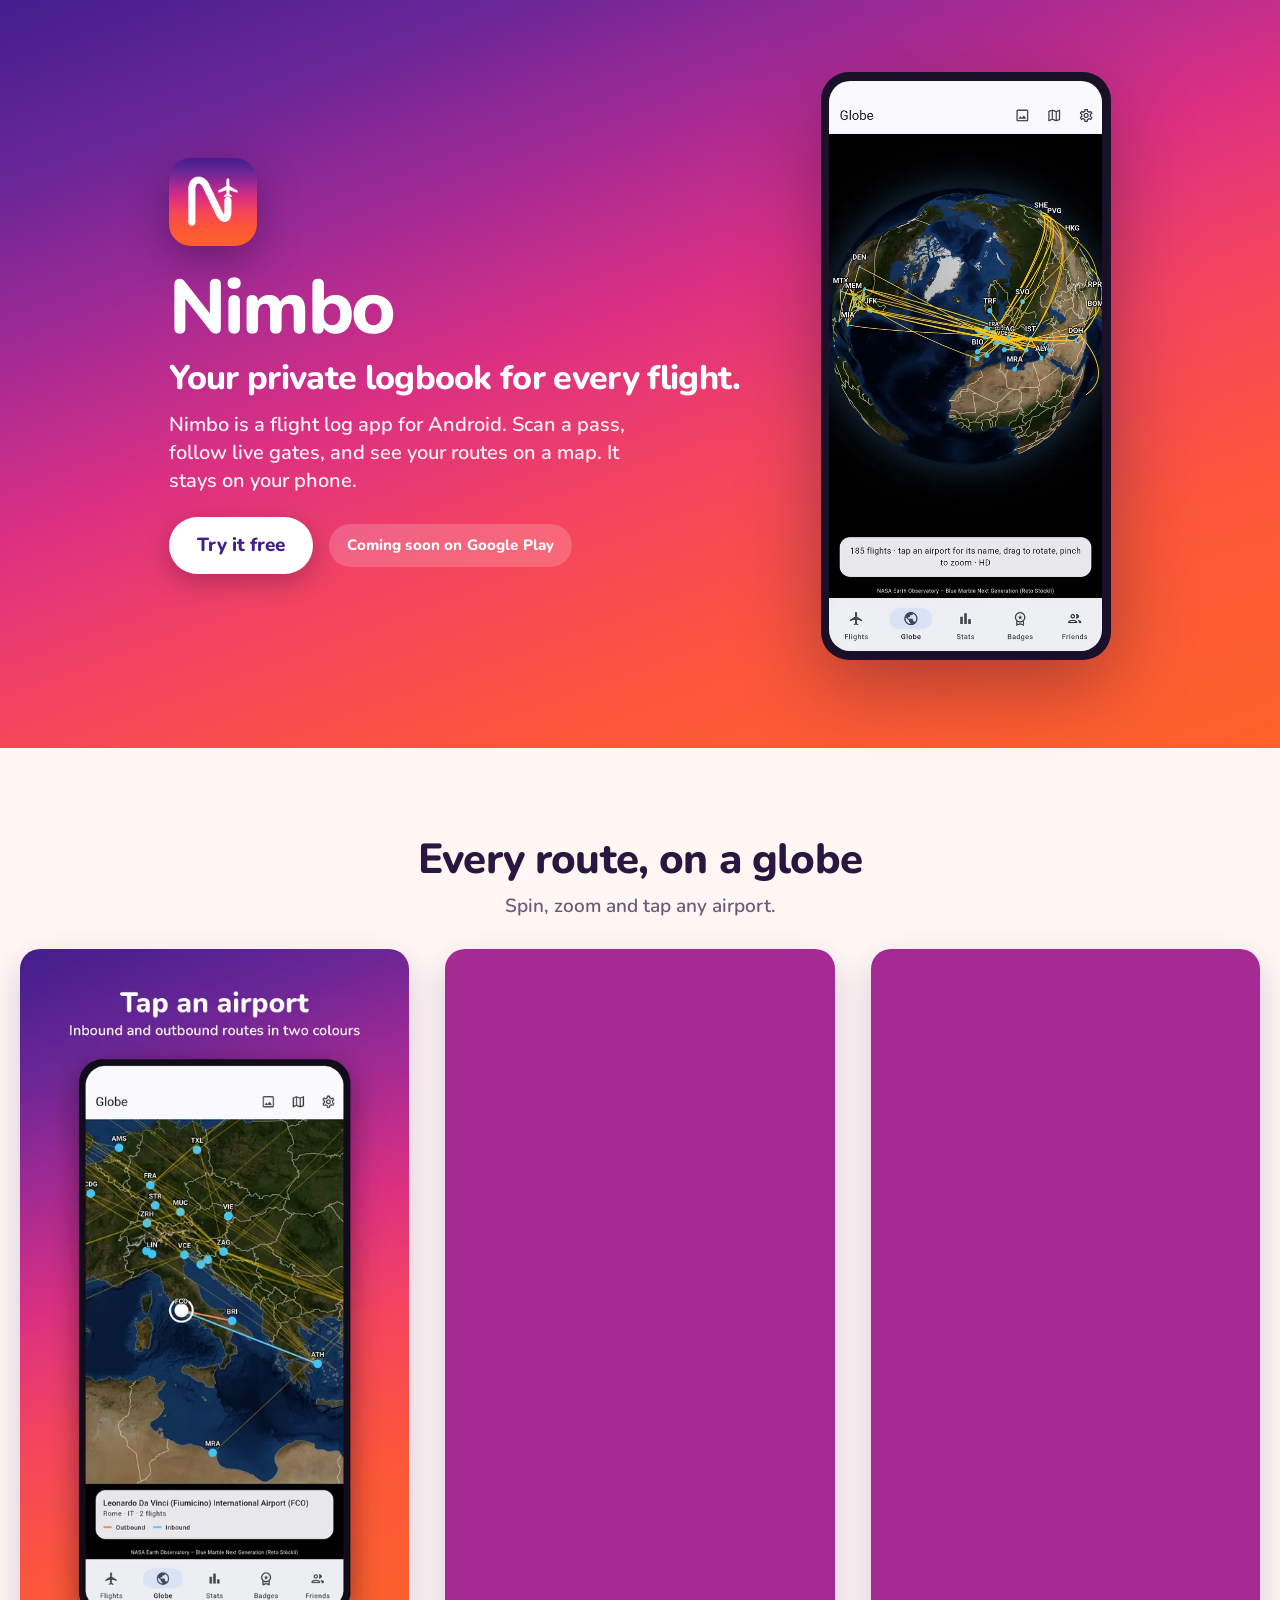
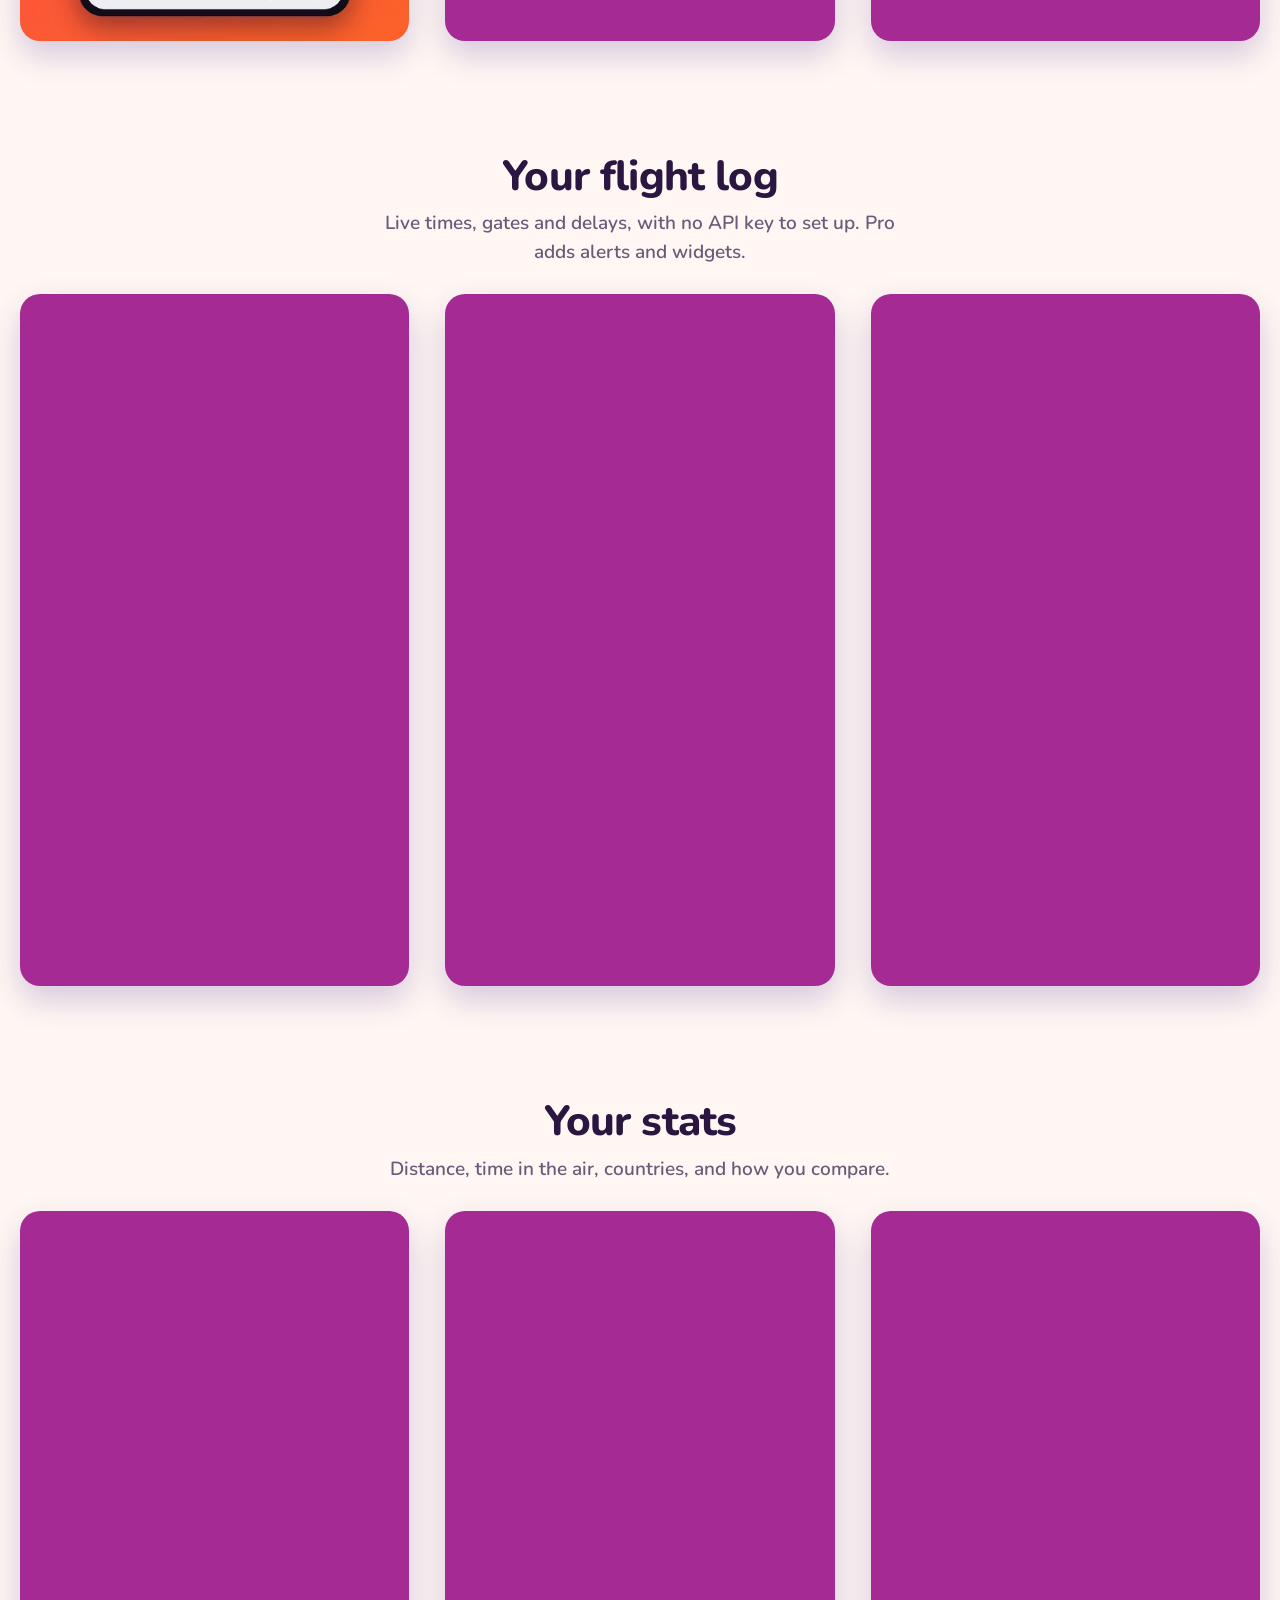
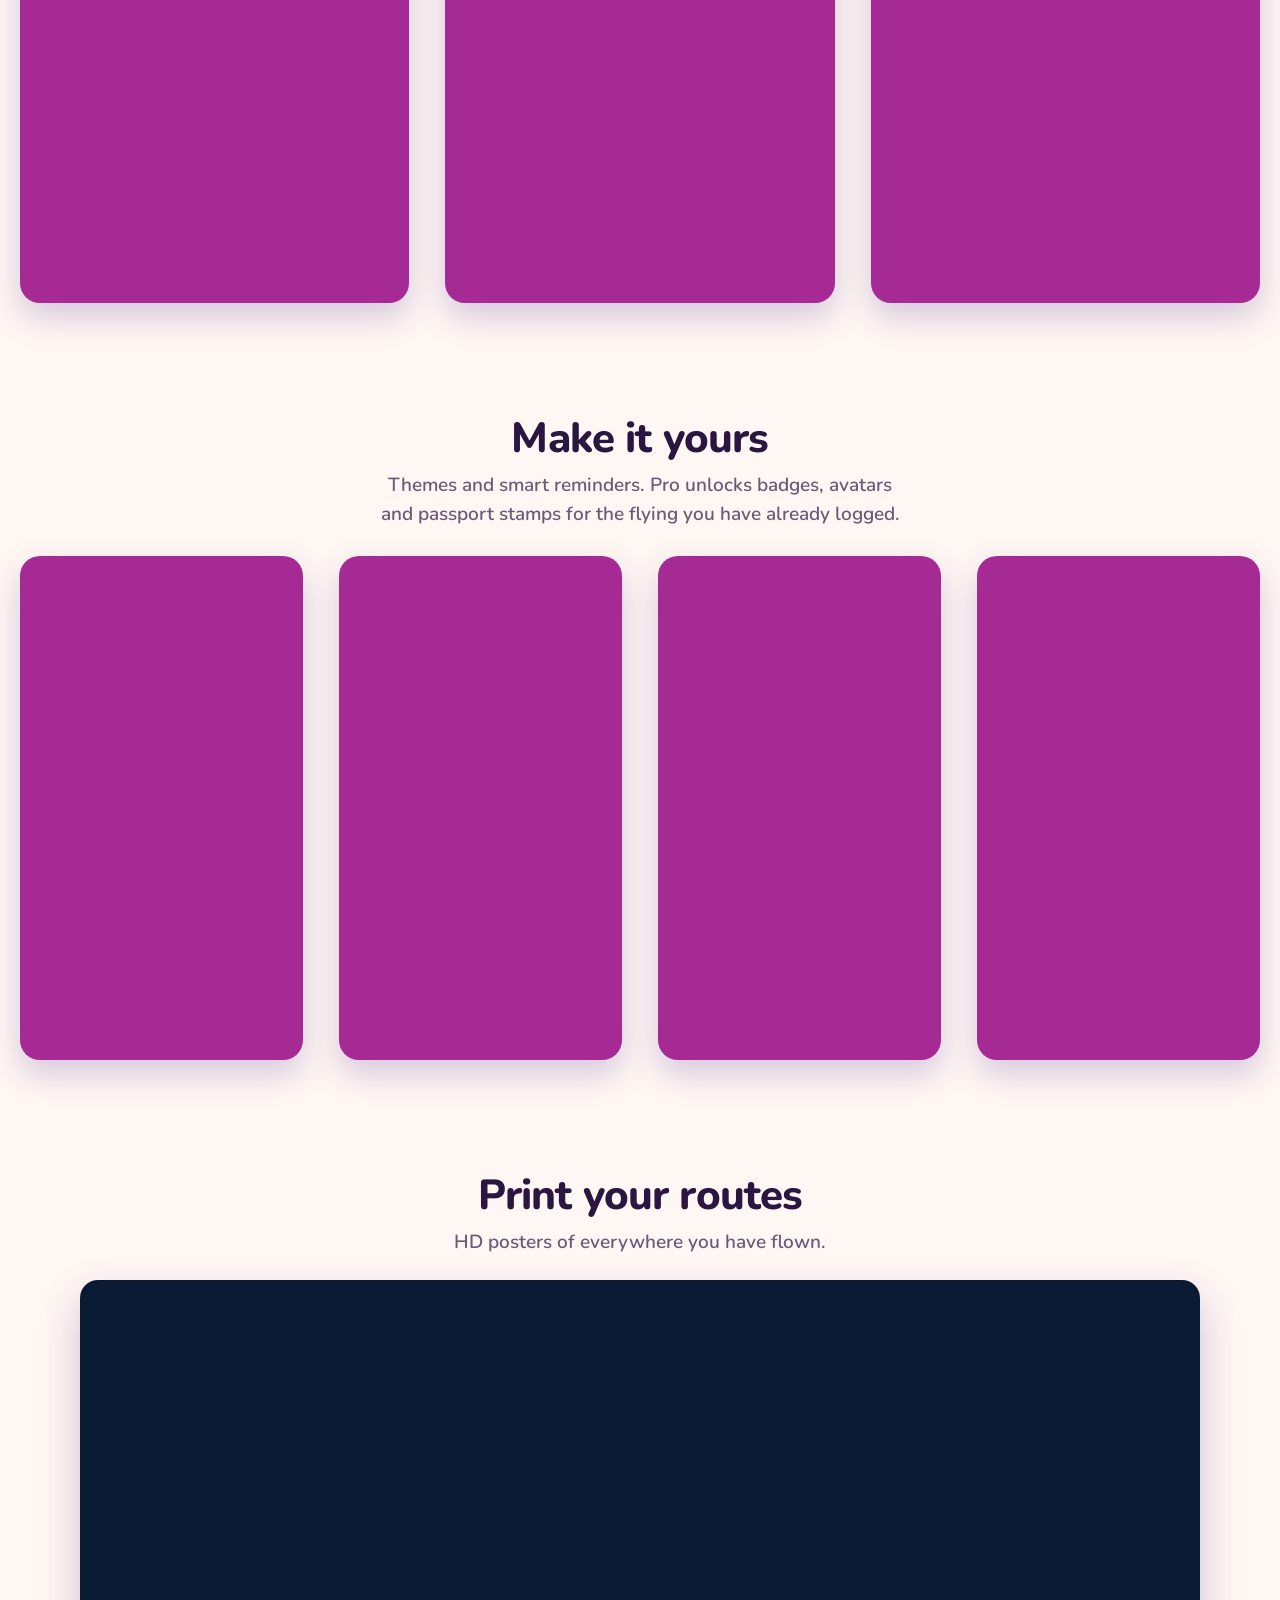
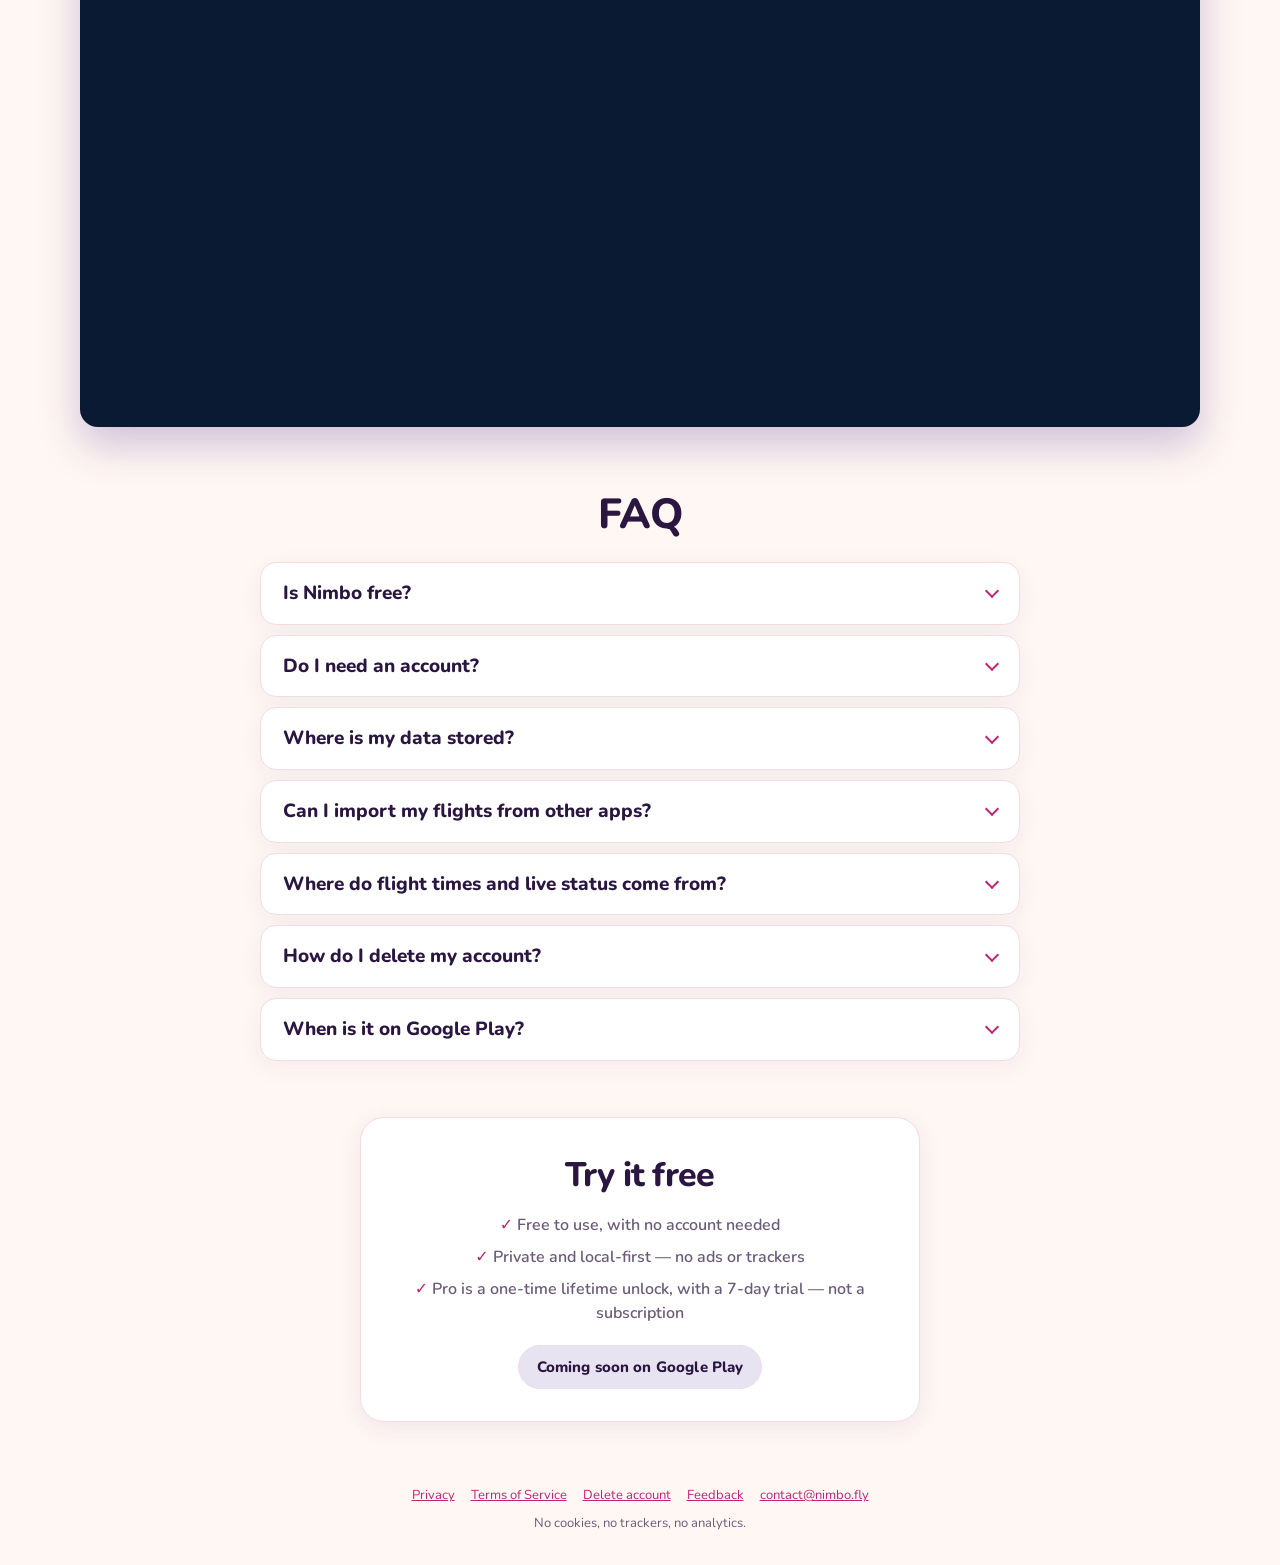
<file: index.html>
<!doctype html>
<html lang="en">
<head>
<meta charset="utf-8">
<script src="redirect.js"></script>
<meta name="viewport" content="width=device-width, initial-scale=1, viewport-fit=cover">
<meta name="referrer" content="no-referrer">
<meta http-equiv="Content-Security-Policy" content="default-src 'none'; script-src 'self'; style-src 'self'; font-src 'self'; img-src 'self'; media-src 'self'; base-uri 'none'; form-action 'none'">
<meta name="theme-color" content="#DD3082">
<title>Nimbo – My Flight Log</title>
<meta name="description" content="Nimbo is a flight log app for Android. Scan a boarding pass, follow live gates and delays, and see every route on a map — all on your phone.">
<link rel="canonical" href="https://nimbo.fly/">
<meta property="og:title" content="Nimbo – My Flight Log">
<meta property="og:description" content="A flight log app for Android. Your private logbook for every flight.">
<meta property="og:type" content="website">
<meta property="og:site_name" content="Nimbo">
<meta property="og:locale" content="en">
<meta property="og:url" content="https://nimbo.fly/">
<meta property="og:image" content="https://nimbo.fly/og.png">
<meta property="og:image:width" content="1200">
<meta property="og:image:height" content="630">
<meta name="twitter:card" content="summary_large_image">
<meta name="twitter:title" content="Nimbo – My Flight Log">
<meta name="twitter:description" content="A flight log app for Android. Your private logbook for every flight.">
<meta name="twitter:image" content="https://nimbo.fly/og.png">
<meta name="twitter:image:alt" content="Nimbo – Your private logbook for every flight, with the 3D globe of routes on a phone.">
<link rel="icon" href="/favicon.ico" sizes="any">
<link rel="icon" href="/favicon.png" type="image/png" sizes="32x32">
<link rel="icon" href="/icon.png" type="image/png" sizes="512x512">
<link rel="apple-touch-icon" href="/apple-touch-icon.png">
<link rel="preload" href="/fonts/nunito-latin.woff2" as="font" type="font/woff2" crossorigin>
<link rel="stylesheet" href="landing.css?v=10">
</head>
<body>
<header class="hero">
<div class="hero-inner">
  <div class="hero-copy">
    <img class="icon" src="icon.png" width="72" height="72" alt="Nimbo">
    <h1>Nimbo</h1>
    <p class="tagline">Your private logbook for every flight.</p>
    <p class="lead">Nimbo is a flight log app for Android. Scan a pass, follow live gates, and see your routes on a map. It stays on your phone.</p>
    <div class="hero-cta">
      <a class="cta" href="#try">Try it free</a>
      <div class="play-slot" data-play>
        <p class="soon">Coming soon on Google Play</p>
      </div>
    </div>
  </div>
  <div class="hero-phone">
    <figure class="phone">
      <div class="bezel">
        <video autoplay muted loop playsinline preload="auto" poster="shots/globe-540.webp" width="540" height="1130" aria-label="Nimbo 3D globe at night with golden route arcs, rotating slowly and opening airport details when an airport is tapped.">
          <source src="shots/globe-720.mp4" type="video/mp4">
        </video>
      </div>
    </figure>
  </div>
</div>
</header>

<main>
  <section class="gallery" id="screens" aria-label="Screenshots">
    <div class="group" id="globe">
      <div class="copy">
        <h2>Every route, on a globe</h2>
        <p>Spin, zoom and tap any airport.</p>
      </div>
      <ul class="strip">
        <li>
          <picture>
            <source type="image/avif" srcset="shots/airport-540.avif 540w, shots/airport-1080.avif 1080w" sizes="(min-width: 1100px) 390px, (min-width: 840px) 340px, 62vw">
            <source type="image/webp" srcset="shots/airport-540.webp 540w, shots/airport-1080.webp 1080w" sizes="(min-width: 1100px) 390px, (min-width: 840px) 340px, 62vw">
            <img src="shots/airport-540.jpg" width="540" height="960" alt="Tap an airport: the globe zoomed on Rome with inbound and outbound routes." loading="lazy" decoding="async">
          </picture>
        </li>
        <li>
          <picture>
            <source type="image/avif" srcset="shots/europe-540.avif 540w, shots/europe-1080.avif 1080w" sizes="(min-width: 1100px) 390px, (min-width: 840px) 340px, 62vw">
            <source type="image/webp" srcset="shots/europe-540.webp 540w, shots/europe-1080.webp 1080w" sizes="(min-width: 1100px) 390px, (min-width: 840px) 340px, 62vw">
            <img src="shots/europe-540.jpg" width="540" height="960" alt="Zoom into your travels: routes across Europe on the satellite globe." loading="lazy" decoding="async">
          </picture>
        </li>
        <li>
          <picture>
            <source type="image/avif" srcset="shots/america-540.avif 540w, shots/america-1080.avif 1080w" sizes="(min-width: 1100px) 390px, (min-width: 840px) 340px, 62vw">
            <source type="image/webp" srcset="shots/america-540.webp 540w, shots/america-1080.webp 1080w" sizes="(min-width: 1100px) 390px, (min-width: 840px) 340px, 62vw">
            <img src="shots/america-540.jpg" width="540" height="960" alt="Your flights, worldwide: routes over North America on the globe." loading="lazy" decoding="async">
          </picture>
        </li>
      </ul>
    </div>
    <div class="group" id="log">
      <div class="copy">
        <h2>Your flight log</h2>
        <p>Live times, gates and delays, with no API key to set up. Pro adds alerts and widgets.</p>
      </div>
      <ul class="strip">
        <li>
          <picture>
            <source type="image/avif" srcset="shots/flights-540.avif 540w, shots/flights-1080.avif 1080w" sizes="(min-width: 1100px) 390px, (min-width: 840px) 340px, 62vw">
            <source type="image/webp" srcset="shots/flights-540.webp 540w, shots/flights-1080.webp 1080w" sizes="(min-width: 1100px) 390px, (min-width: 840px) 340px, 62vw">
            <img src="shots/flights-540.jpg" width="540" height="960" alt="Every flight, beautifully logged: the flight list with connections and layovers." loading="lazy" decoding="async">
          </picture>
        </li>
        <li>
          <picture>
            <source type="image/avif" srcset="shots/detail-540.avif 540w, shots/detail-1080.avif 1080w" sizes="(min-width: 1100px) 390px, (min-width: 840px) 340px, 62vw">
            <source type="image/webp" srcset="shots/detail-540.webp 540w, shots/detail-1080.webp 1080w" sizes="(min-width: 1100px) 390px, (min-width: 840px) 340px, 62vw">
            <img src="shots/detail-540.jpg" width="540" height="960" alt="Live status for every flight: flight detail from Dubai to Mauritius with gate and times." loading="lazy" decoding="async">
          </picture>
        </li>
        <li>
          <picture>
            <source type="image/avif" srcset="shots/aircraft-540.avif 540w, shots/aircraft-1080.avif 1080w" sizes="(min-width: 1100px) 390px, (min-width: 840px) 340px, 62vw">
            <source type="image/webp" srcset="shots/aircraft-540.webp 540w, shots/aircraft-1080.webp 1080w" sizes="(min-width: 1100px) 390px, (min-width: 840px) 340px, 62vw">
            <img src="shots/aircraft-540.jpg" width="540" height="960" alt="Every aircraft you flew: the aircraft list with photos and how often you flew each type." loading="lazy" decoding="async">
          </picture>
        </li>
      </ul>
    </div>
    <div class="group" id="stats">
      <div class="copy">
        <h2>Your stats</h2>
        <p>Distance, time in the air, countries, and how you compare.</p>
      </div>
      <ul class="strip">
        <li>
          <picture>
            <source type="image/avif" srcset="shots/stats-540.avif 540w, shots/stats-1080.avif 1080w" sizes="(min-width: 1100px) 390px, (min-width: 840px) 340px, 62vw">
            <source type="image/webp" srcset="shots/stats-540.webp 540w, shots/stats-1080.webp 1080w" sizes="(min-width: 1100px) 390px, (min-width: 840px) 340px, 62vw">
            <img src="shots/stats-540.jpg" width="540" height="960" alt="Your travel stats: flights, distance, hours in the air and airports." loading="lazy" decoding="async">
          </picture>
        </li>
        <li>
          <picture>
            <source type="image/avif" srcset="shots/countries-540.avif 540w, shots/countries-1080.avif 1080w" sizes="(min-width: 1100px) 390px, (min-width: 840px) 340px, 62vw">
            <source type="image/webp" srcset="shots/countries-540.webp 540w, shots/countries-1080.webp 1080w" sizes="(min-width: 1100px) 390px, (min-width: 840px) 340px, 62vw">
            <img src="shots/countries-540.jpg" width="540" height="960" alt="Count your countries: a flag for every country you have visited." loading="lazy" decoding="async">
          </picture>
        </li>
        <li>
          <picture>
            <source type="image/avif" srcset="shots/community-540.avif 540w, shots/community-1080.avif 1080w" sizes="(min-width: 1100px) 390px, (min-width: 840px) 340px, 62vw">
            <source type="image/webp" srcset="shots/community-540.webp 540w, shots/community-1080.webp 1080w" sizes="(min-width: 1100px) 390px, (min-width: 840px) 340px, 62vw">
            <img src="shots/community-540.jpg" width="540" height="960" alt="You vs the community: your year compared with anonymous averages." loading="lazy" decoding="async">
          </picture>
        </li>
      </ul>
    </div>
    <div class="group" id="fun">
      <div class="copy">
        <h2>Make it yours</h2>
        <p>Themes and smart reminders. Pro unlocks badges, avatars and passport stamps for the flying you have already logged.</p>
      </div>
      <ul class="strip">
        <li>
          <picture>
            <source type="image/avif" srcset="shots/badges-540.avif 540w, shots/badges-1080.avif 1080w" sizes="(min-width: 1100px) 390px, (min-width: 840px) 340px, 62vw">
            <source type="image/webp" srcset="shots/badges-540.webp 540w, shots/badges-1080.webp 1080w" sizes="(min-width: 1100px) 390px, (min-width: 840px) 340px, 62vw">
            <img src="shots/badges-540.jpg" width="540" height="960" alt="Unlock badges as you fly: 58 of 72 stickers unlocked." loading="lazy" decoding="async">
          </picture>
        </li>
        <li>
          <picture>
            <source type="image/avif" srcset="shots/passport-540.avif 540w, shots/passport-1080.avif 1080w" sizes="(min-width: 1100px) 390px, (min-width: 840px) 340px, 62vw">
            <source type="image/webp" srcset="shots/passport-540.webp 540w, shots/passport-1080.webp 1080w" sizes="(min-width: 1100px) 390px, (min-width: 840px) 340px, 62vw">
            <img src="shots/passport-540.jpg" width="540" height="960" alt="Your digital passport: ink stamps for every country." loading="lazy" decoding="async">
          </picture>
        </li>
        <li>
          <picture>
            <source type="image/avif" srcset="shots/avatars-540.avif 540w, shots/avatars-1080.avif 1080w" sizes="(min-width: 1100px) 390px, (min-width: 840px) 340px, 62vw">
            <source type="image/webp" srcset="shots/avatars-540.webp 540w, shots/avatars-1080.webp 1080w" sizes="(min-width: 1100px) 390px, (min-width: 840px) 340px, 62vw">
            <img src="shots/avatars-540.jpg" width="540" height="960" alt="Pick your travel buddy: a grid of animal avatars." loading="lazy" decoding="async">
          </picture>
        </li>
        <li>
          <picture>
            <source type="image/avif" srcset="shots/settings-540.avif 540w, shots/settings-1080.avif 1080w" sizes="(min-width: 1100px) 390px, (min-width: 840px) 340px, 62vw">
            <source type="image/webp" srcset="shots/settings-540.webp 540w, shots/settings-1080.webp 1080w" sizes="(min-width: 1100px) 390px, (min-width: 840px) 340px, 62vw">
            <img src="shots/settings-540.jpg" width="540" height="960" alt="Make it yours: settings with themes, 24-hour time, connection warnings and reminders." loading="lazy" decoding="async">
          </picture>
        </li>
      </ul>
    </div>
    <div class="group poster" id="poster">
      <div class="copy">
        <h2>Print your routes</h2>
        <p>HD posters of everywhere you have flown.</p>
      </div>
      <figure class="wide">
        <picture>
          <source type="image/avif" srcset="shots/poster-800.avif 800w, shots/poster-1600.avif 1600w" sizes="(min-width: 1200px) 1160px, (min-width: 1000px) 960px, calc(100vw - 40px)">
          <source type="image/webp" srcset="shots/poster-800.webp 800w, shots/poster-1600.webp 1600w" sizes="(min-width: 1200px) 1160px, (min-width: 1000px) 960px, calc(100vw - 40px)">
          <img src="shots/poster-800.jpg" width="800" height="533" alt="My routes poster: golden route arcs between Europe and North America on a satellite world map, 19 flights, 58,482 km, 14 airports." loading="lazy" decoding="async">
        </picture>
      </figure>
    </div>
  </section>


  <section class="faq" id="faq">
    <h2>FAQ</h2>
    <details>
      <summary>Is Nimbo free?</summary>
      <p>Yes. The basic app is free and works fully without an account. Pro is a one-time lifetime unlock, with a 7-day trial — not a subscription.</p>
    </details>
    <details>
      <summary>Do I need an account?</summary>
      <p>No. Nimbo works fully without an account. Create one only if you want friends, cloud backup or trip links.</p>
    </details>
    <details>
      <summary>Where is my data stored?</summary>
      <p>Your flights, notes, photos and settings stay on your phone. If you turn on friends, cloud backup or trip links, that copy is hosted by Supabase on a server in London (<span class="nowrap">AWS eu-west-2</span>, United Kingdom). See the <a href="privacy/">privacy&nbsp;policy</a> for details.</p>
    </details>
    <details>
      <summary>Can I import my flights from other apps?</summary>
      <p>Yes. You can import flights from FlightMemory, App in the Air, Flighty, Logmytrip, OpenFlights, myFlightradar24, or any CSV.</p>
    </details>
    <details>
      <summary>Where do flight times and live status come from?</summary>
      <p>Live times, gates and delays, and flight verification, come from AeroDataBox, looked up through our server when you ask for them.</p>
    </details>
    <details>
      <summary>How do I delete my account?</summary>
      <p>In the app, go to Settings → Friends &amp; cloud and tap Delete my account and data. You can also delete your account without the app on the <a href="delete/">delete&nbsp;account</a> page.</p>
    </details>
    <details>
      <summary>When is it on Google Play?</summary>
      <p>Coming soon on Google Play.</p>
    </details>
  </section>

  <section class="try" id="try">
    <h2>Try it free</h2>
    <ul>
      <li>Free to use, with no account needed</li>
      <li>Private and local-first — no ads or trackers</li>
      <li>Pro is a one-time lifetime unlock, with a 7-day trial — not a subscription</li>
    </ul>
    <div class="play-slot" data-play>
      <p class="soon dark">Coming soon on Google Play</p>
    </div>
  </section>
</main>

<footer class="foot">
  <nav>
    <a href="privacy/">Privacy</a>
    <a href="terms/">Terms of Service</a>
    <a href="delete/">Delete account</a>
    <a href="mailto:contact@nimbo.fly?subject=Nimbo%20feedback">Feedback</a>
    <a href="mailto:contact@nimbo.fly">contact@nimbo.fly</a>
  </nav>
  <p>No cookies, no trackers, no analytics.</p>
</footer>
<script type="application/ld+json">
{
  "@context": "https://schema.org",
  "@type": "FAQPage",
  "mainEntity": [
    {
      "@type": "Question",
      "name": "Is Nimbo free?",
      "acceptedAnswer": {
        "@type": "Answer",
        "text": "Yes. The basic app is free and works fully without an account. Pro is a one-time lifetime unlock, with a 7-day trial — not a subscription."
      }
    },
    {
      "@type": "Question",
      "name": "Do I need an account?",
      "acceptedAnswer": {
        "@type": "Answer",
        "text": "No. Nimbo works fully without an account. Create one only if you want friends, cloud backup or trip links."
      }
    },
    {
      "@type": "Question",
      "name": "Where is my data stored?",
      "acceptedAnswer": {
        "@type": "Answer",
        "text": "Your flights, notes, photos and settings stay on your phone. If you turn on friends, cloud backup or trip links, that copy is hosted by Supabase on a server in London (AWS eu-west-2, United Kingdom). See the privacy policy at https://nimbo.fly/privacy/ for details."
      }
    },
    {
      "@type": "Question",
      "name": "Can I import my flights from other apps?",
      "acceptedAnswer": {
        "@type": "Answer",
        "text": "Yes. You can import flights from FlightMemory, App in the Air, Flighty, Logmytrip, OpenFlights, myFlightradar24, or any CSV."
      }
    },
    {
      "@type": "Question",
      "name": "Where do flight times and live status come from?",
      "acceptedAnswer": {
        "@type": "Answer",
        "text": "Live times, gates and delays, and flight verification, come from AeroDataBox, looked up through our server when you ask for them."
      }
    },
    {
      "@type": "Question",
      "name": "How do I delete my account?",
      "acceptedAnswer": {
        "@type": "Answer",
        "text": "In the app, go to Settings → Friends & cloud and tap Delete my account and data. You can also delete your account without the app at https://nimbo.fly/delete/."
      }
    },
    {
      "@type": "Question",
      "name": "When is it on Google Play?",
      "acceptedAnswer": {
        "@type": "Answer",
        "text": "Coming soon on Google Play."
      }
    }
  ]
}
</script>
<script type="application/ld+json">
{
  "@context": "https://schema.org",
  "@graph": [
    {
      "@type": "Organization",
      "@id": "https://nimbo.fly/#organization",
      "name": "Nimbo",
      "url": "https://nimbo.fly/",
      "logo": "https://nimbo.fly/icon.png",
      "email": "contact@nimbo.fly",
      "founder": { "@type": "Person", "name": "Kristian Popovic" }
    },
    {
      "@type": ["MobileApplication", "SoftwareApplication"],
      "name": "Nimbo",
      "alternateName": "Nimbo – My Flight Log",
      "description": "A flight log app for Android. Scan a boarding pass, follow live gates and delays, and see every route on a map — all on your phone.",
      "url": "https://nimbo.fly/",
      "image": "https://nimbo.fly/og.png",
      "applicationCategory": "TravelApplication",
      "operatingSystem": "Android",
      "offers": {
        "@type": "Offer",
        "price": "0",
        "priceCurrency": "EUR",
        "description": "The basic app is free. Pro is a one-time lifetime unlock, with a 7-day trial — not a subscription."
      },
      "publisher": { "@id": "https://nimbo.fly/#organization" }
    }
  ]
}
</script>
<script src="play.js"></script>
<script src="gallery.js"></script>
</body>
</html>
</file>
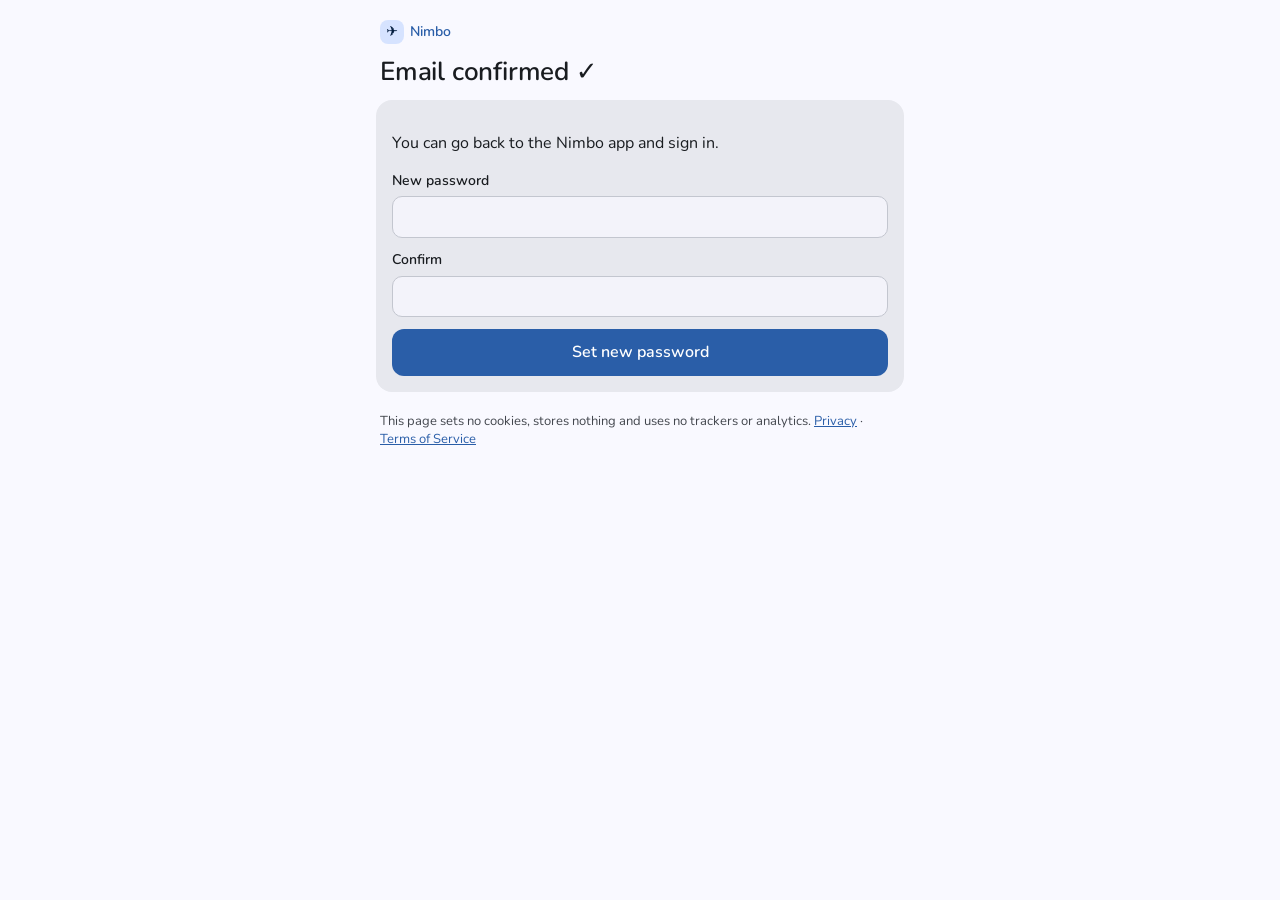
<file: auth/index.html>
<!doctype html>
<html lang="en">
<head>
<meta charset="utf-8">
<meta name="viewport" content="width=device-width, initial-scale=1, viewport-fit=cover">
<meta name="referrer" content="no-referrer">
<meta name="robots" content="noindex, nofollow">
<meta http-equiv="Content-Security-Policy" content="default-src 'none'; script-src 'self'; style-src 'self'; font-src 'self'; img-src 'self'; connect-src https://vtjtiyypfjjgbakziyjs.supabase.co; base-uri 'none'; form-action 'none'">
<meta name="theme-color" content="#1E6FD9">
<title>Account · Nimbo</title>
<link rel="icon" href="/favicon.ico" sizes="any">
<link rel="icon" href="/favicon.png" type="image/png" sizes="32x32">
<link rel="icon" href="/icon.png" type="image/png" sizes="512x512">
<link rel="apple-touch-icon" href="/apple-touch-icon.png">
<link rel="preload" href="/fonts/nunito-latin.woff2" as="font" type="font/woff2" crossorigin>
<link rel="stylesheet" href="../style.css">
</head>
<body>
<header class="top">
  <div class="brand"><span class="logo" aria-hidden="true">✈</span> Nimbo</div>
  <h1 id="title">Account</h1>
</header>
<main aria-live="polite"><div class="card">
  <p id="msg">Checking link…</p>
  <form id="reset-form" class="auth-form" hidden>
    <label for="pw">New password
      <input type="password" id="pw" name="password" autocomplete="new-password" minlength="6" required>
    </label>
    <label for="pw2">Confirm
      <input type="password" id="pw2" name="confirm" autocomplete="new-password" minlength="6" required>
    </label>
    <p id="form-err" class="auth-err" hidden></p>
    <button type="submit" id="submit">Set new password</button>
  </form>
</div></main>
<footer class="foot">
  <p class="muted small">This page sets no cookies, stores nothing and uses no trackers or analytics. <a href="../privacy/">Privacy</a> · <a href="../terms/">Terms of Service</a></p>
</footer>
<script src="../config.js"></script>
<script src="auth.js?v=nimbo1"></script>
</body>
</html>
</file>
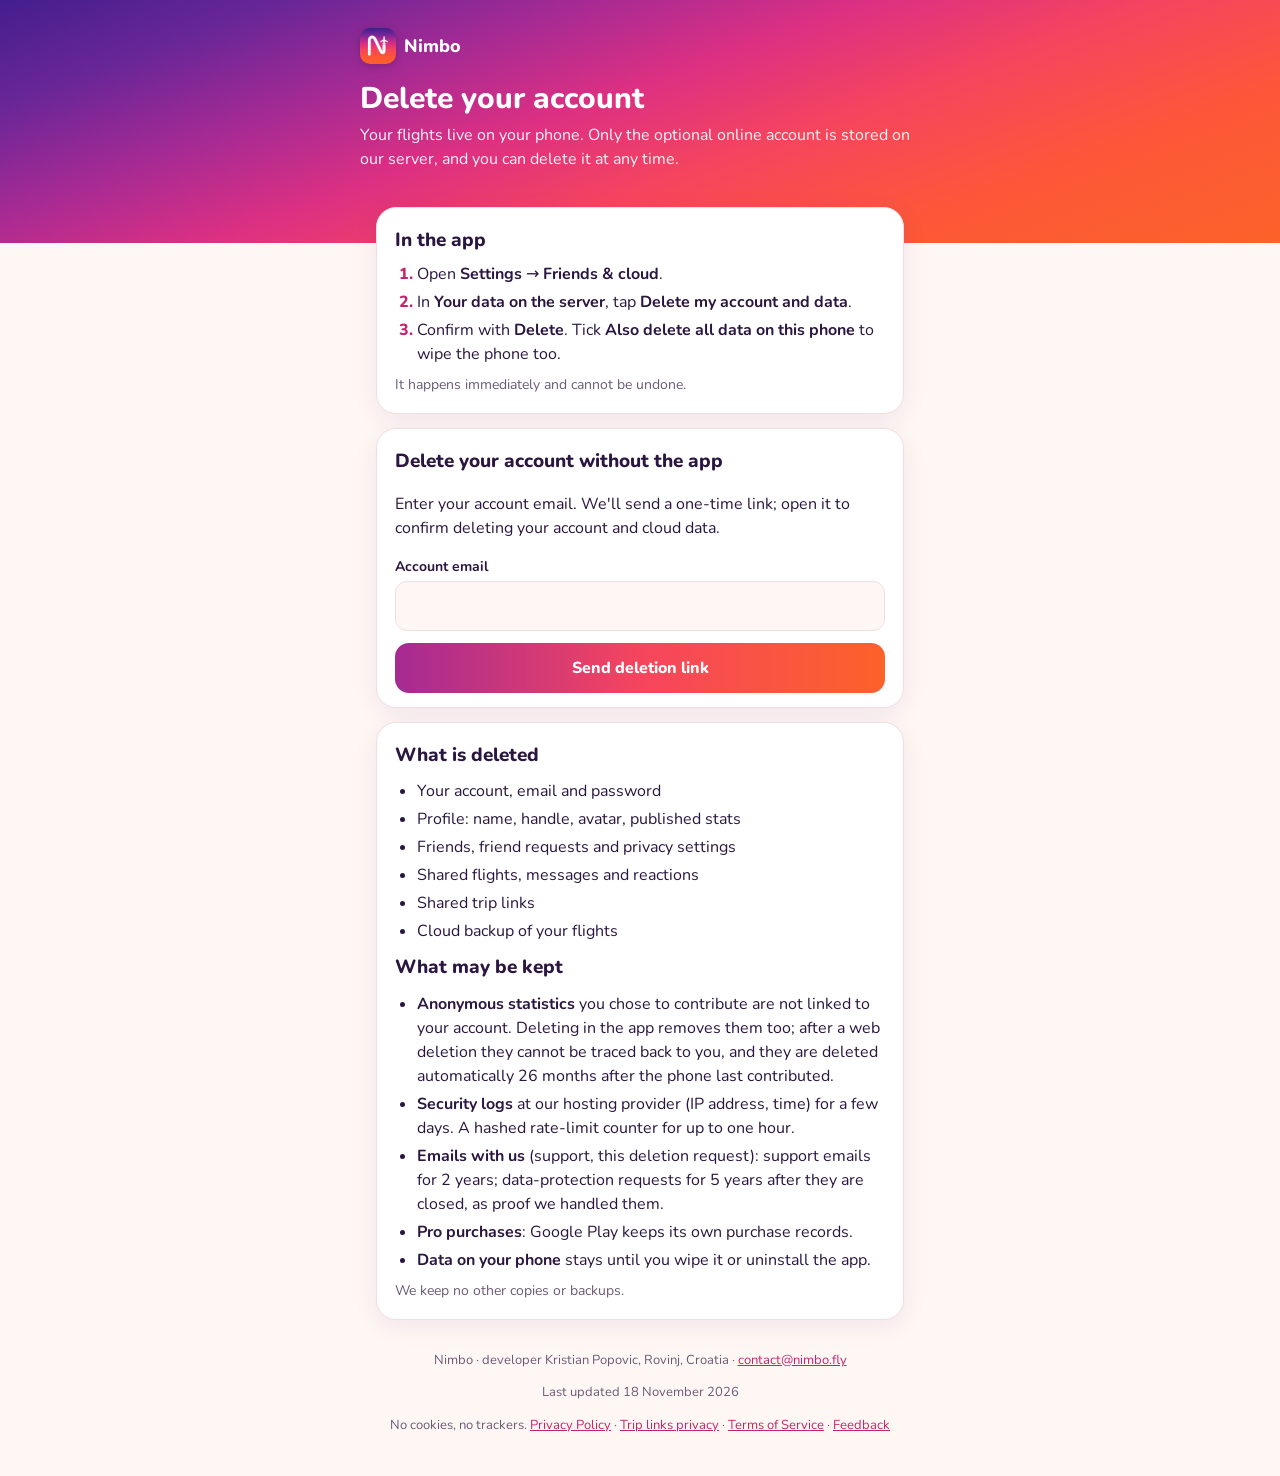
<file: delete/index.html>
<!doctype html>
<html lang="en">
<head>
<meta charset="utf-8">
<meta name="viewport" content="width=device-width, initial-scale=1, viewport-fit=cover">
<meta name="referrer" content="no-referrer">
<meta http-equiv="Content-Security-Policy" content="default-src 'none'; script-src 'self'; style-src 'self'; font-src 'self'; img-src 'self'; connect-src https://vtjtiyypfjjgbakziyjs.supabase.co; base-uri 'none'; form-action 'none'">
<meta name="theme-color" content="#DD3082">
<meta name="description" content="How to delete your Nimbo account and data.">
<title>Delete your Nimbo account</title>
<link rel="canonical" href="https://nimbo.fly/delete/">
<meta property="og:title" content="Delete your Nimbo account">
<meta property="og:description" content="How to delete your Nimbo account and data.">
<meta property="og:type" content="website">
<meta property="og:url" content="https://nimbo.fly/delete/">
<meta property="og:site_name" content="Nimbo">
<meta property="og:locale" content="en">
<meta property="og:image" content="https://nimbo.fly/og.png">
<meta property="og:image:width" content="1200">
<meta property="og:image:height" content="630">
<meta name="twitter:card" content="summary_large_image">
<meta name="twitter:title" content="Delete your Nimbo account">
<meta name="twitter:description" content="How to delete your Nimbo account and data.">
<meta name="twitter:image" content="https://nimbo.fly/og.png">
<meta name="twitter:image:alt" content="Nimbo – Your private logbook for every flight, with the 3D globe of routes on a phone.">
<link rel="icon" href="/favicon.ico" sizes="any">
<link rel="icon" href="/favicon.png" type="image/png" sizes="32x32">
<link rel="icon" href="/icon.png" type="image/png" sizes="512x512">
<link rel="apple-touch-icon" href="/apple-touch-icon.png">
<link rel="preload" href="/fonts/nunito-latin.woff2" as="font" type="font/woff2" crossorigin>
<link rel="stylesheet" href="delete.css?v=20261118">
</head>
<body>
<header class="hero">
  <div class="brand"><img class="logo-img" src="../apple-touch-icon.png" width="36" height="36" alt=""> Nimbo</div>
  <h1>Delete your account</h1>
  <p>Your flights live on your phone. Only the optional online account is stored on our server, and you can delete it at any time.</p>
</header>
<main>
  <section class="card" id="in-app">
    <h2>In the app</h2>
    <ol class="steps">
      <li>Open <b>Settings</b> → <b>Friends &amp; cloud</b>.</li>
      <li>In <b>Your data on the server</b>, tap <b>Delete my account and data</b>.</li>
      <li>Confirm with <b>Delete</b>. Tick <b>Also delete all data on this phone</b> to wipe the phone too.</li>
    </ol>
    <p class="muted">It happens immediately and cannot be undone.</p>
  </section>

  <section class="card" id="web">
    <h2>Delete your account without the app</h2>
    <p>Enter your account email. We'll send a one-time link; open it to confirm deleting your account and cloud data.</p>
    <form id="request-form" novalidate>
      <label for="email">Account email</label>
      <input type="email" id="email" name="email" autocomplete="email" inputmode="email" required>
      <button type="submit" id="request-btn">Send deletion link</button>
      <p id="request-msg" class="note" role="status" hidden></p>
    </form>
    <div id="confirm-box" hidden>
      <p><b id="confirm-title">Delete this account?</b></p>
      <p id="confirm-text">This deletes your Nimbo account and everything listed below. It cannot be undone.</p>
      <button type="button" id="confirm-btn" class="danger">Delete my account</button>
      <p id="confirm-msg" class="note" role="status" hidden></p>
    </div>
  </section>

  <section class="card" id="what">
    <h2>What is deleted</h2>
    <ul>
      <li>Your account, email and password</li>
      <li>Profile: name, handle, avatar, published stats</li>
      <li>Friends, friend requests and privacy settings</li>
      <li>Shared flights, messages and reactions</li>
      <li>Shared trip links</li>
      <li>Cloud backup of your flights</li>
    </ul>
    <h2>What may be kept</h2>
    <ul>
      <li><b>Anonymous statistics</b> you chose to contribute are not linked to your account. Deleting in the app removes them too; after a web deletion they cannot be traced back to you, and they are deleted automatically 26 months after the phone last contributed.</li>
      <li><b>Security logs</b> at our hosting provider (IP address, time) for a few days. A hashed rate-limit counter for up to one hour.</li>
      <li><b>Emails with us</b> (support, this deletion request): support emails for 2 years; data-protection requests for 5 years after they are closed, as proof we handled them.</li>
      <li><b>Pro purchases</b>: Google Play keeps its own purchase records.</li>
      <li><b>Data on your phone</b> stays until you wipe it or uninstall the app.</li>
    </ul>
    <p class="muted">We keep no other copies or backups.</p>
  </section>
</main>
<footer class="foot">
  <p>Nimbo · developer Kristian Popovic, Rovinj, Croatia · <a href="mailto:contact@nimbo.fly">contact@nimbo.fly</a></p>
  <p>Last updated 18 November 2026</p>
  <p>No cookies, no trackers. <a href="../privacy/">Privacy Policy</a> · <a href="../privacy/trip-links/">Trip links privacy</a> · <a href="../terms/">Terms of Service</a> · <a href="mailto:contact@nimbo.fly?subject=Nimbo%20feedback">Feedback</a></p>
</footer>
<script src="../config.js"></script>
<script src="delete.js"></script>
</body>
</html>
</file>
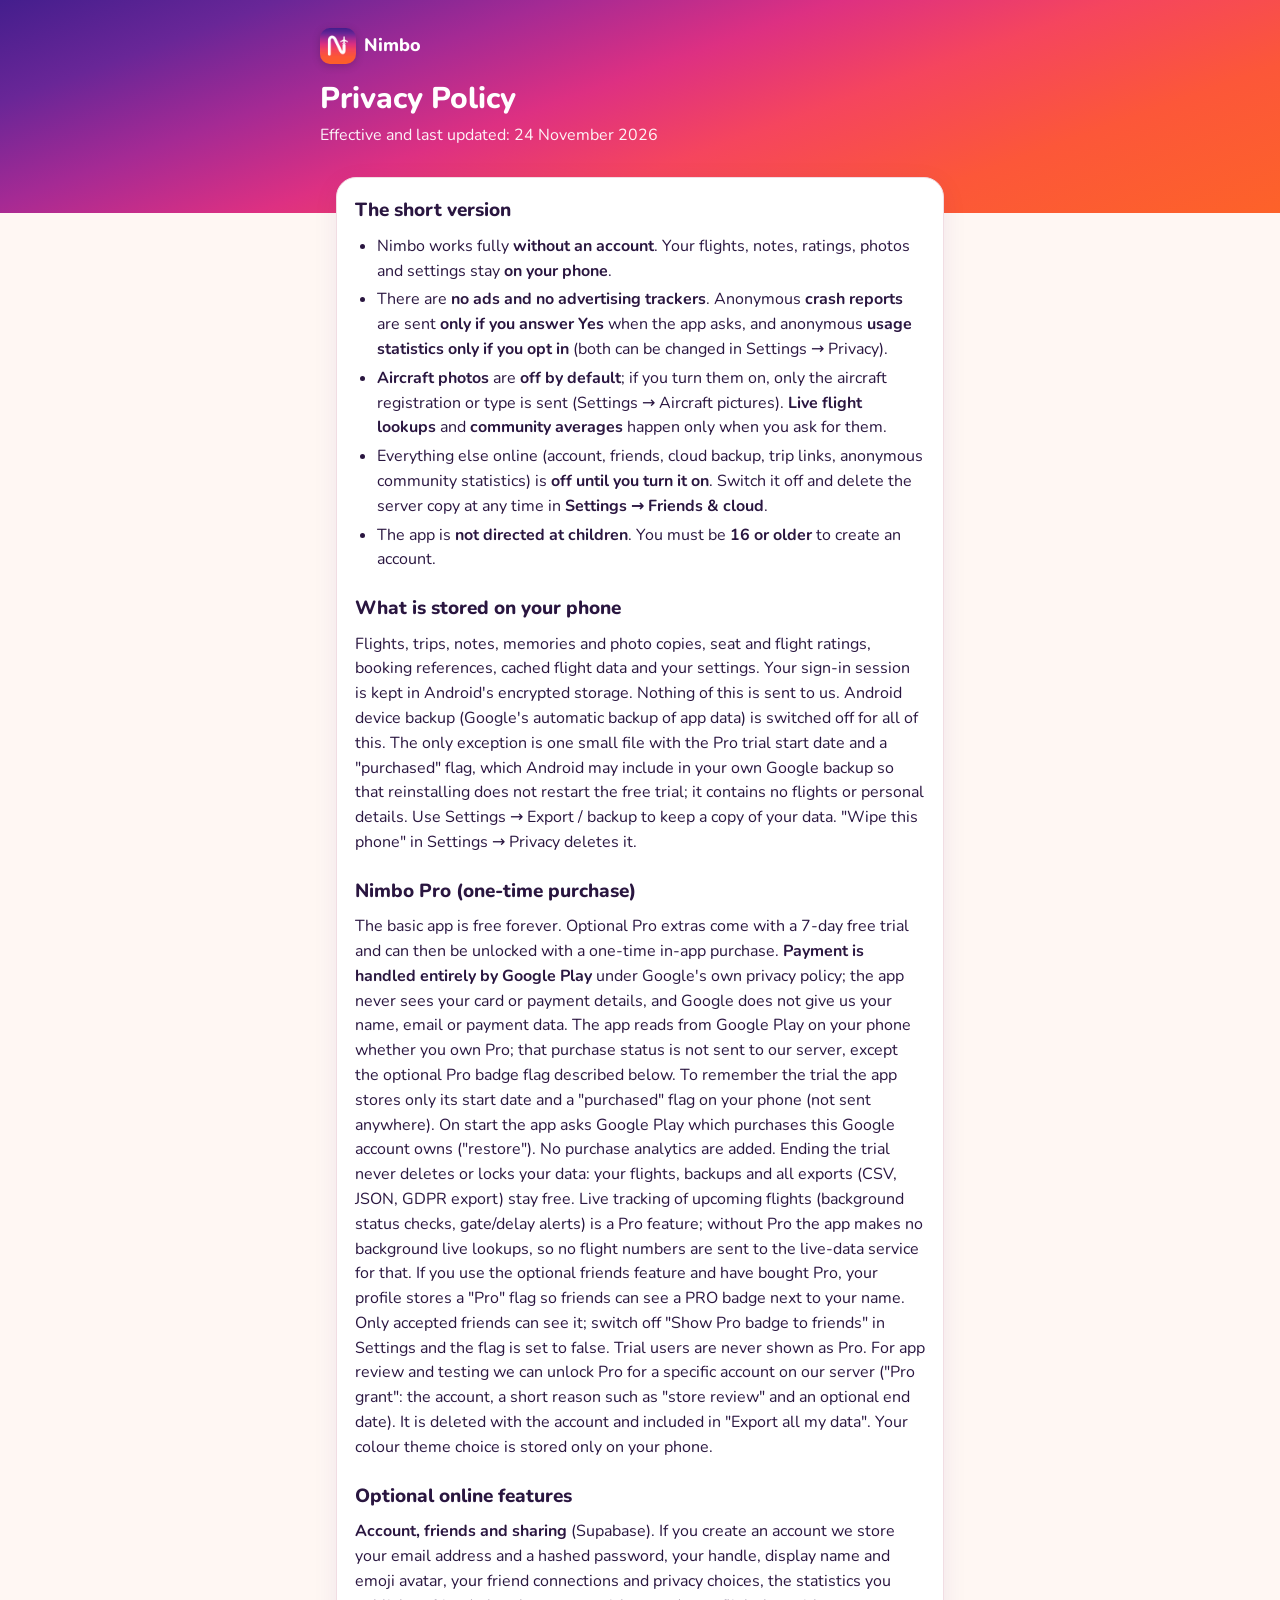
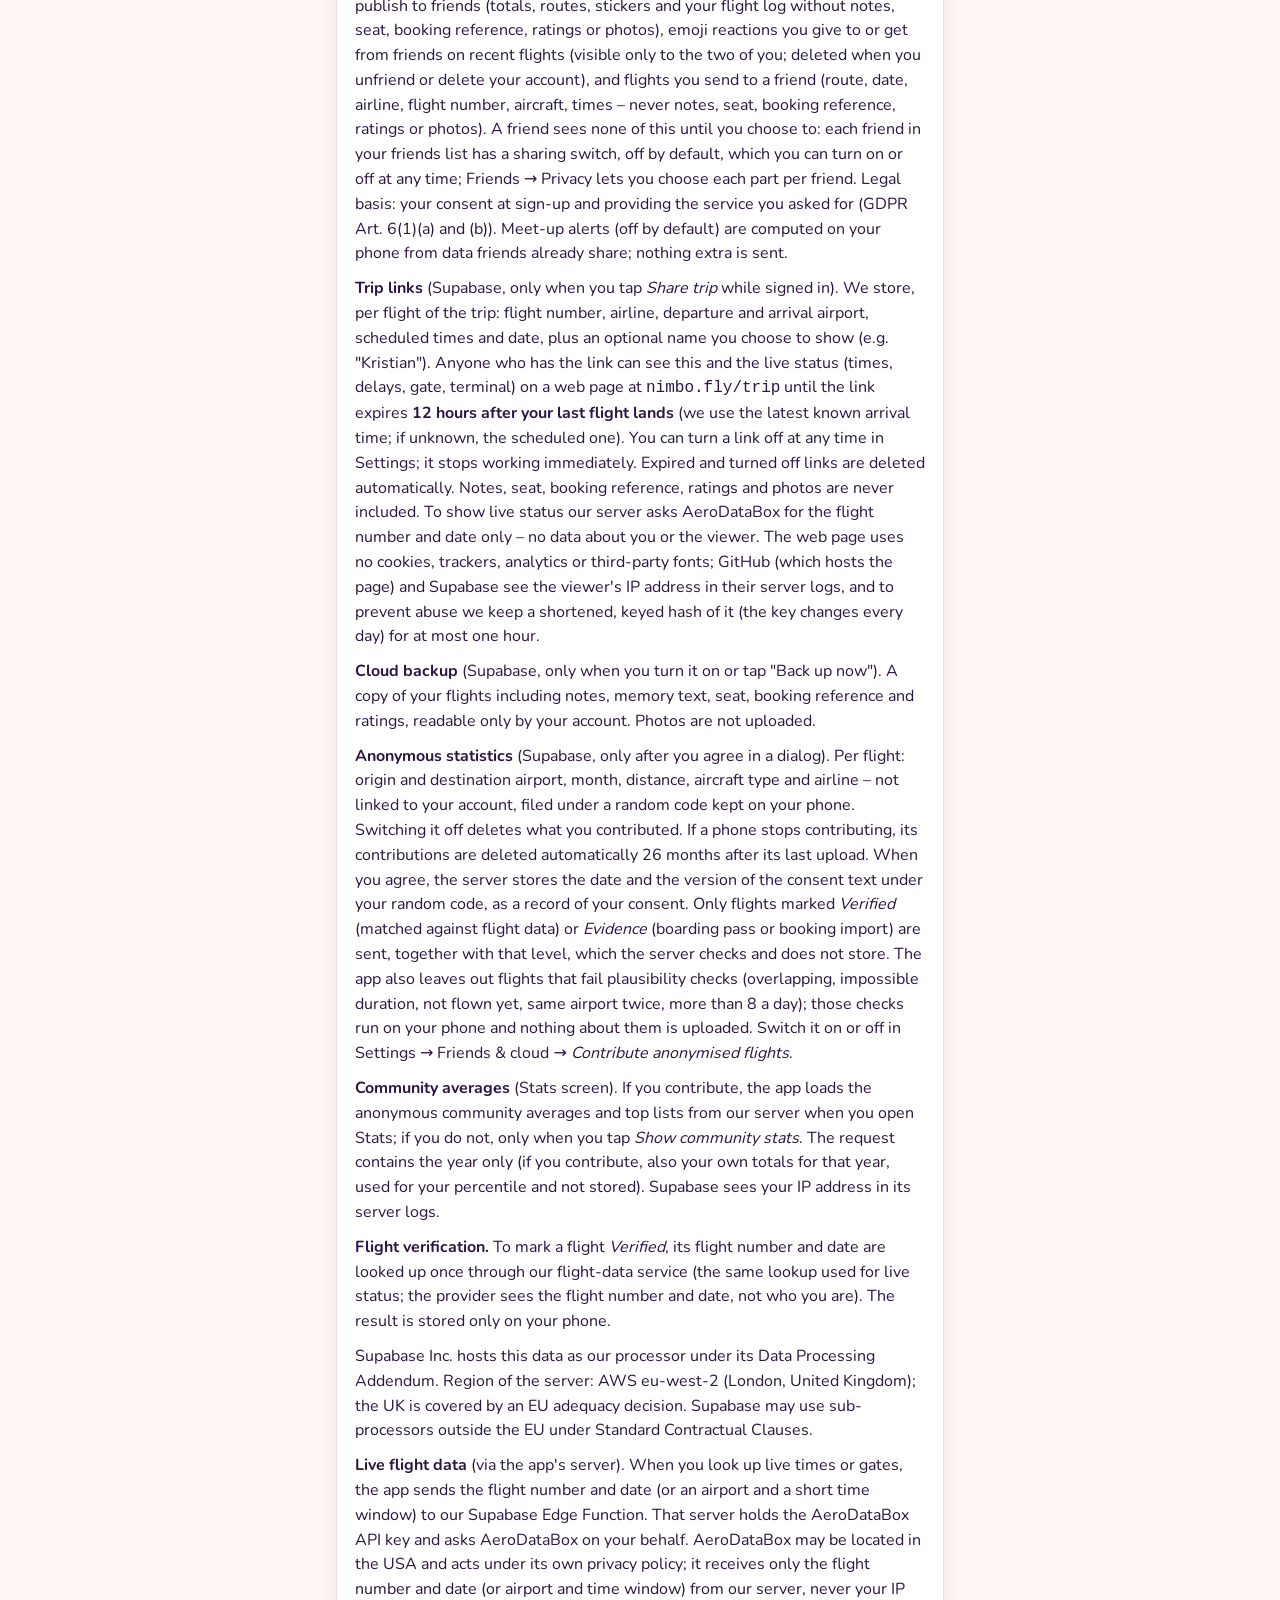
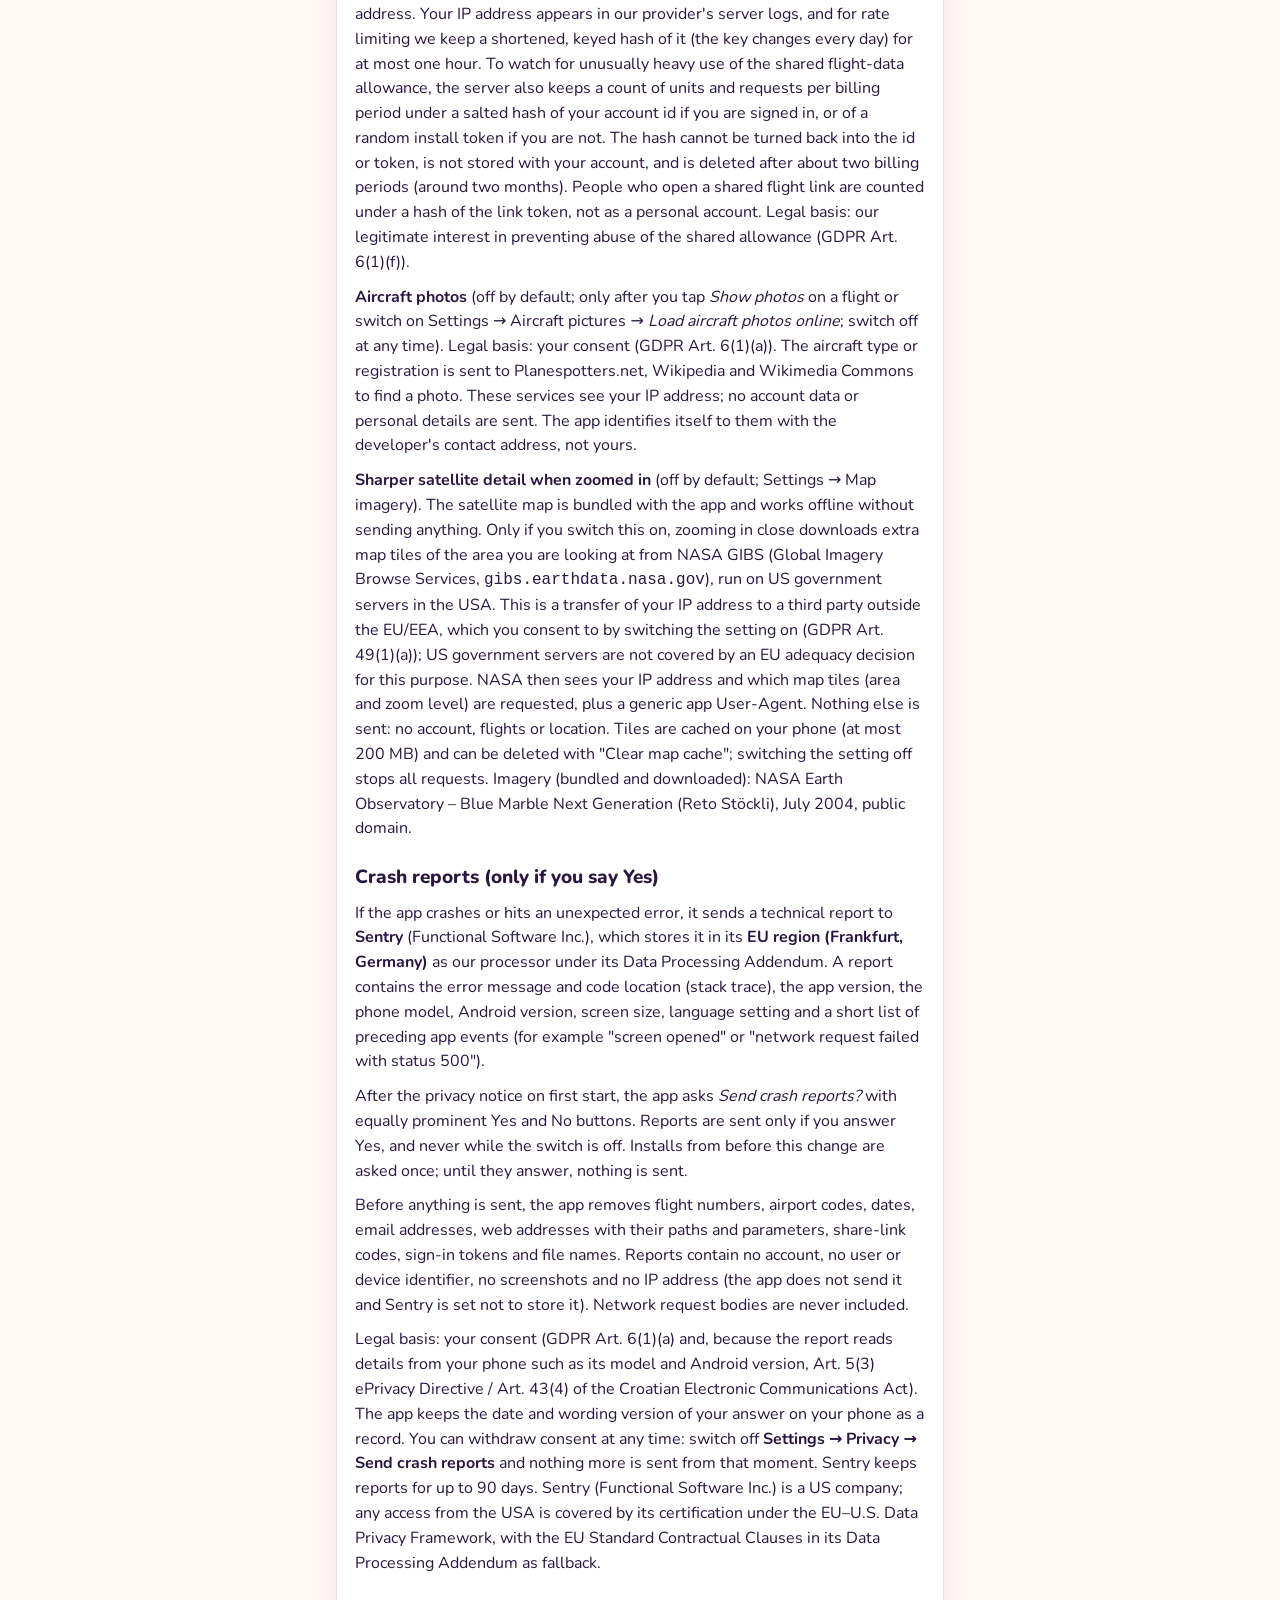
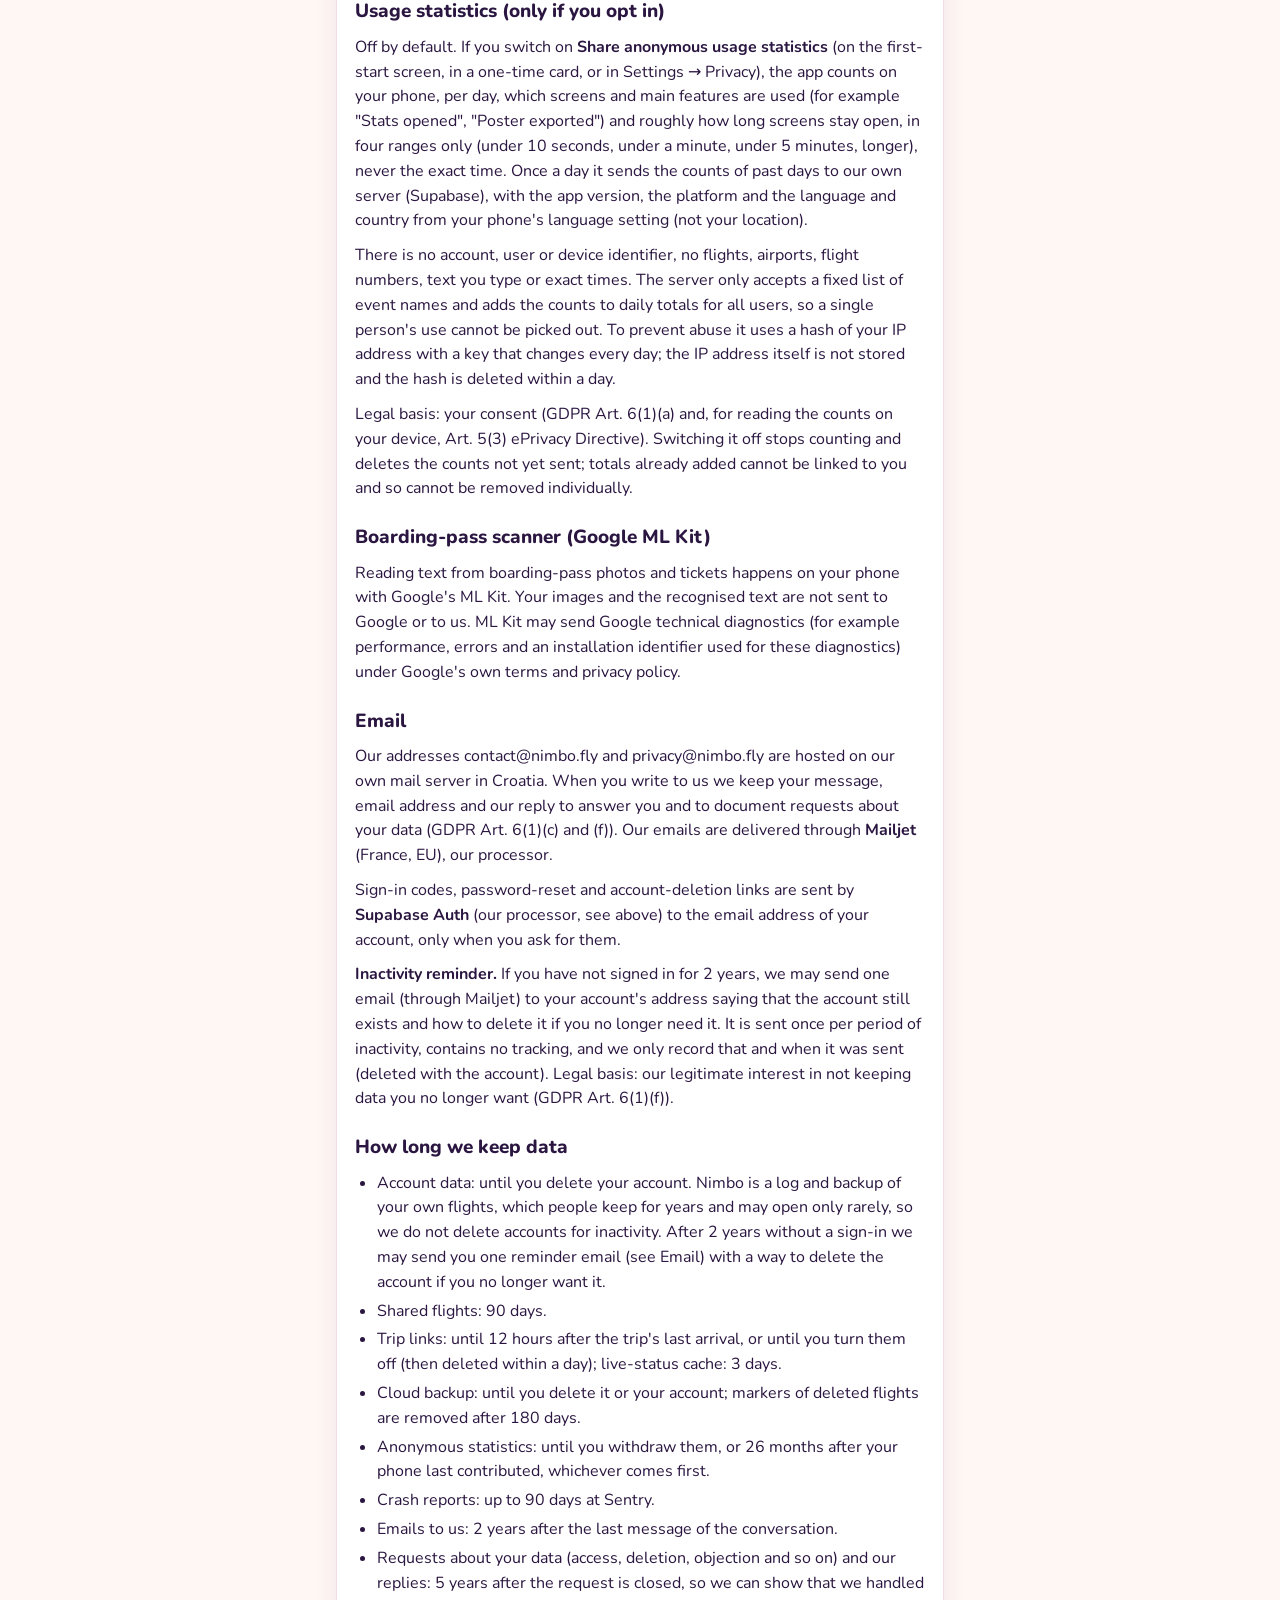
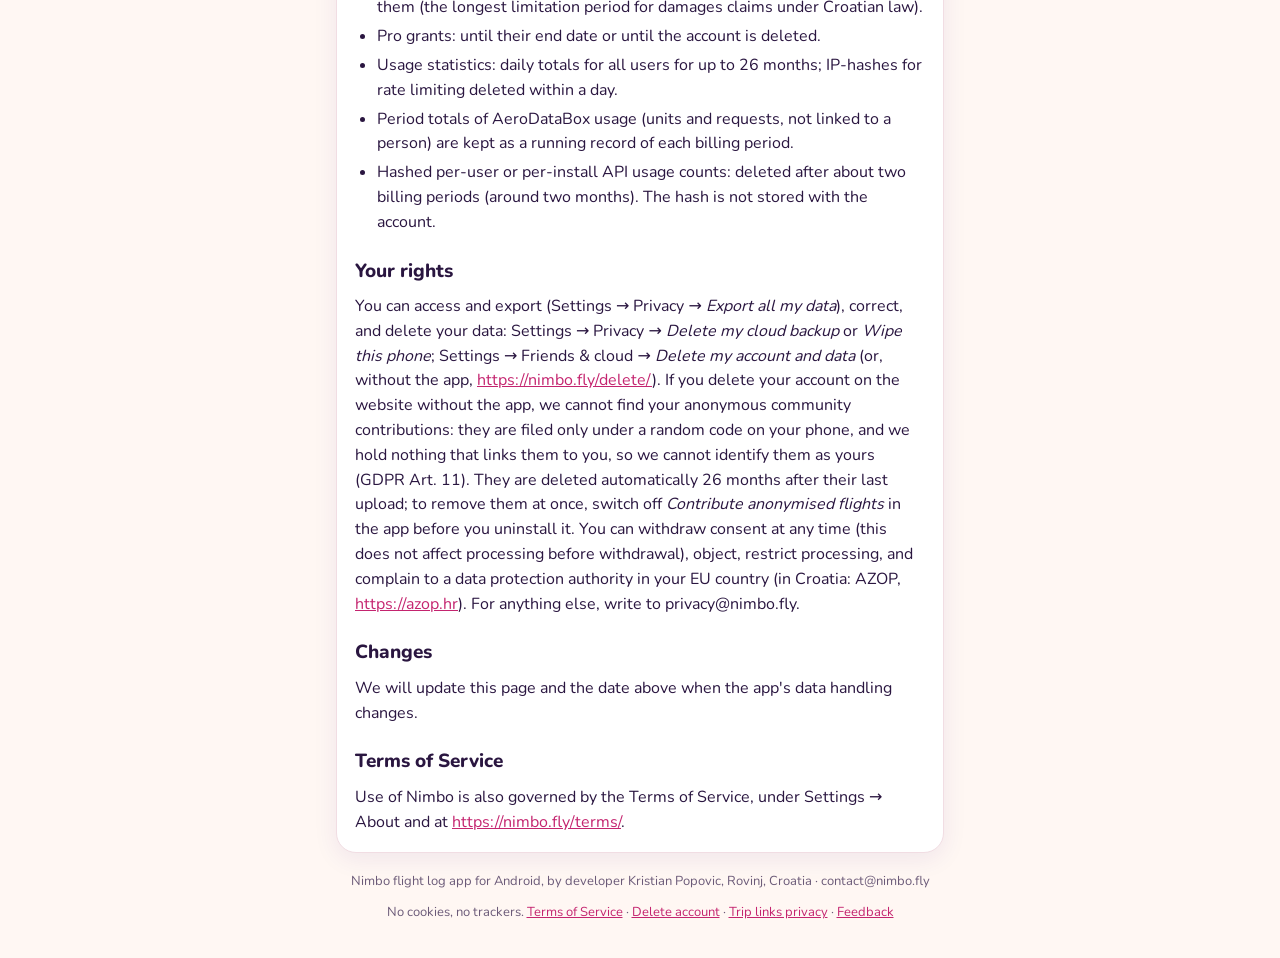
<file: privacy/index.html>
<!doctype html>
<html lang="en">
<head>
<meta charset="utf-8">
<meta name="viewport" content="width=device-width, initial-scale=1, viewport-fit=cover">
<meta name="referrer" content="no-referrer">
<meta http-equiv="Content-Security-Policy" content="default-src 'none'; style-src 'self'; font-src 'self'; img-src 'self'; base-uri 'none'; form-action 'none'">
<meta name="theme-color" content="#DD3082">
<meta name="description" content="Privacy policy of Nimbo, a local-first personal flight-logging app.">
<title>Privacy Policy · Nimbo</title>
<link rel="canonical" href="https://nimbo.fly/privacy/">
<meta property="og:title" content="Privacy Policy · Nimbo">
<meta property="og:description" content="Privacy policy of Nimbo, a local-first personal flight-logging app.">
<meta property="og:type" content="website">
<meta property="og:url" content="https://nimbo.fly/privacy/">
<meta property="og:site_name" content="Nimbo">
<meta property="og:locale" content="en">
<meta property="og:image" content="https://nimbo.fly/og.png">
<meta property="og:image:width" content="1200">
<meta property="og:image:height" content="630">
<meta name="twitter:card" content="summary_large_image">
<meta name="twitter:title" content="Privacy Policy · Nimbo">
<meta name="twitter:description" content="Privacy policy of Nimbo, a local-first personal flight-logging app.">
<meta name="twitter:image" content="https://nimbo.fly/og.png">
<meta name="twitter:image:alt" content="Nimbo – Your private logbook for every flight, with the 3D globe of routes on a phone.">
<link rel="icon" href="/favicon.ico" sizes="any">
<link rel="icon" href="/favicon.png" type="image/png" sizes="32x32">
<link rel="icon" href="/icon.png" type="image/png" sizes="512x512">
<link rel="apple-touch-icon" href="/apple-touch-icon.png">
<link rel="preload" href="/fonts/nunito-latin.woff2" as="font" type="font/woff2" crossorigin>
<link rel="stylesheet" href="../terms/terms.css?v=20261118">
</head>
<body>
<!-- GENERATED from dredma/flight-tracker docs/privacy-policy.md by tool/build_privacy_page.py: edit the Markdown, not this file. -->
<header class="hero">
  <div class="brand"><img class="logo-img" src="../apple-touch-icon.png" width="36" height="36" alt=""> Nimbo</div>
  <h1>Privacy Policy</h1>
  <p>Effective and last updated: 24 November 2026</p>
</header>
<main>
  <article class="card">
    <h2>The short version</h2>
    <ul>
    <li>Nimbo works fully <b>without an account</b>. Your flights, notes, ratings, photos and settings stay <b>on your phone</b>.</li>
    <li>There are <b>no ads and no advertising trackers</b>. Anonymous <b>crash reports</b> are sent <b>only if you answer Yes</b> when the app asks, and anonymous <b>usage statistics</b> <b>only if you opt in</b> (both can be changed in Settings → Privacy).</li>
    <li><b>Aircraft photos</b> are <b>off by default</b>; if you turn them on, only the aircraft registration or type is sent (Settings → Aircraft pictures). <b>Live flight lookups</b> and <b>community averages</b> happen only when you ask for them.</li>
    <li>Everything else online (account, friends, cloud backup, trip links, anonymous community statistics) is <b>off until you turn it on</b>. Switch it off and delete the server copy at any time in <b>Settings → Friends &amp; cloud</b>.</li>
    <li>The app is <b>not directed at children</b>. You must be <b>16 or older</b> to create an account.</li>
    </ul>
    <h2>What is stored on your phone</h2>
    <p>Flights, trips, notes, memories and photo copies, seat and flight ratings, booking references, cached flight data and your settings. Your sign-in session is kept in Android's encrypted storage. Nothing of this is sent to us. Android device backup (Google's automatic backup of app data) is switched off for all of this. The only exception is one small file with the Pro trial start date and a "purchased" flag, which Android may include in your own Google backup so that reinstalling does not restart the free trial; it contains no flights or personal details. Use Settings → Export / backup to keep a copy of your data. "Wipe this phone" in Settings → Privacy deletes it.</p>
    <h2>Nimbo Pro (one-time purchase)</h2>
    <p>The basic app is free forever. Optional Pro extras come with a 7-day free trial and can then be unlocked with a one-time in-app purchase. <b>Payment is handled entirely by Google Play</b> under Google's own privacy policy; the app never sees your card or payment details, and Google does not give us your name, email or payment data. The app reads from Google Play on your phone whether you own Pro; that purchase status is not sent to our server, except the optional Pro badge flag described below. To remember the trial the app stores only its start date and a "purchased" flag on your phone (not sent anywhere). On start the app asks Google Play which purchases this Google account owns ("restore"). No purchase analytics are added. Ending the trial never deletes or locks your data: your flights, backups and all exports (CSV, JSON, GDPR export) stay free. Live tracking of upcoming flights (background status checks, gate/delay alerts) is a Pro feature; without Pro the app makes no background live lookups, so no flight numbers are sent to the live-data service for that. If you use the optional friends feature and have bought Pro, your profile stores a "Pro" flag so friends can see a PRO badge next to your name. Only accepted friends can see it; switch off "Show Pro badge to friends" in Settings and the flag is set to false. Trial users are never shown as Pro. For app review and testing we can unlock Pro for a specific account on our server ("Pro grant": the account, a short reason such as "store review" and an optional end date). It is deleted with the account and included in "Export all my data". Your colour theme choice is stored only on your phone.</p>
    <h2>Optional online features</h2>
    <p><b>Account, friends and sharing</b> (Supabase). If you create an account we store your email address and a hashed password, your handle, display name and emoji avatar, your friend connections and privacy choices, the statistics you publish to friends (totals, routes, stickers and your flight log without notes, seat, booking reference, ratings or photos), emoji reactions you give to or get from friends on recent flights (visible only to the two of you; deleted when you unfriend or delete your account), and flights you send to a friend (route, date, airline, flight number, aircraft, times – never notes, seat, booking reference, ratings or photos). A friend sees none of this until you choose to: each friend in your friends list has a sharing switch, off by default, which you can turn on or off at any time; Friends → Privacy lets you choose each part per friend. Legal basis: your consent at sign-up and providing the service you asked for (GDPR Art. 6(1)(a) and (b)). Meet-up alerts (off by default) are computed on your phone from data friends already share; nothing extra is sent.</p>
    <p><b>Trip links</b> (Supabase, only when you tap <i>Share trip</i> while signed in). We store, per flight of the trip: flight number, airline, departure and arrival airport, scheduled times and date, plus an optional name you choose to show (e.g. "Kristian"). Anyone who has the link can see this and the live status (times, delays, gate, terminal) on a web page at <code>nimbo.fly/trip</code> until the link expires <b>12 hours after your last flight lands</b> (we use the latest known arrival time; if unknown, the scheduled one). You can turn a link off at any time in Settings; it stops working immediately. Expired and turned off links are deleted automatically. Notes, seat, booking reference, ratings and photos are never included. To show live status our server asks AeroDataBox for the flight number and date only – no data about you or the viewer. The web page uses no cookies, trackers, analytics or third-party fonts; GitHub (which hosts the page) and Supabase see the viewer's IP address in their server logs, and to prevent abuse we keep a shortened, keyed hash of it (the key changes every day) for at most one hour.</p>
    <p><b>Cloud backup</b> (Supabase, only when you turn it on or tap "Back up now"). A copy of your flights including notes, memory text, seat, booking reference and ratings, readable only by your account. Photos are not uploaded.</p>
    <p><b>Anonymous statistics</b> (Supabase, only after you agree in a dialog). Per flight: origin and destination airport, month, distance, aircraft type and airline – not linked to your account, filed under a random code kept on your phone. Switching it off deletes what you contributed. If a phone stops contributing, its contributions are deleted automatically 26 months after its last upload. When you agree, the server stores the date and the version of the consent text under your random code, as a record of your consent. Only flights marked <i>Verified</i> (matched against flight data) or <i>Evidence</i> (boarding pass or booking import) are sent, together with that level, which the server checks and does not store. The app also leaves out flights that fail plausibility checks (overlapping, impossible duration, not flown yet, same airport twice, more than 8 a day); those checks run on your phone and nothing about them is uploaded. Switch it on or off in Settings → Friends &amp; cloud → <i>Contribute anonymised flights</i>.</p>
    <p><b>Community averages</b> (Stats screen). If you contribute, the app loads the anonymous community averages and top lists from our server when you open Stats; if you do not, only when you tap <i>Show community stats</i>. The request contains the year only (if you contribute, also your own totals for that year, used for your percentile and not stored). Supabase sees your IP address in its server logs.</p>
    <p><b>Flight verification.</b> To mark a flight <i>Verified</i>, its flight number and date are looked up once through our flight-data service (the same lookup used for live status; the provider sees the flight number and date, not who you are). The result is stored only on your phone.</p>
    <p>Supabase Inc. hosts this data as our processor under its Data Processing Addendum. Region of the server: AWS eu-west-2 (London, United Kingdom); the UK is covered by an EU adequacy decision. Supabase may use sub-processors outside the EU under Standard Contractual Clauses.</p>
    <p><b>Live flight data</b> (via the app's server). When you look up live times or gates, the app sends the flight number and date (or an airport and a short time window) to our Supabase Edge Function. That server holds the AeroDataBox API key and asks AeroDataBox on your behalf. AeroDataBox may be located in the USA and acts under its own privacy policy; it receives only the flight number and date (or airport and time window) from our server, never your IP address. Your IP address appears in our provider's server logs, and for rate limiting we keep a shortened, keyed hash of it (the key changes every day) for at most one hour. To watch for unusually heavy use of the shared flight-data allowance, the server also keeps a count of units and requests per billing period under a salted hash of your account id if you are signed in, or of a random install token if you are not. The hash cannot be turned back into the id or token, is not stored with your account, and is deleted after about two billing periods (around two months). People who open a shared flight link are counted under a hash of the link token, not as a personal account. Legal basis: our legitimate interest in preventing abuse of the shared allowance (GDPR Art. 6(1)(f)).</p>
    <p><b>Aircraft photos</b> (off by default; only after you tap <i>Show photos</i> on a flight or switch on Settings → Aircraft pictures → <i>Load aircraft photos online</i>; switch off at any time). Legal basis: your consent (GDPR Art. 6(1)(a)). The aircraft type or registration is sent to Planespotters.net, Wikipedia and Wikimedia Commons to find a photo. These services see your IP address; no account data or personal details are sent. The app identifies itself to them with the developer's contact address, not yours.</p>
    <p><b>Sharper satellite detail when zoomed in</b> (off by default; Settings → Map imagery). The satellite map is bundled with the app and works offline without sending anything. Only if you switch this on, zooming in close downloads extra map tiles of the area you are looking at from NASA GIBS (Global Imagery Browse Services, <code>gibs.earthdata.nasa.gov</code>), run on US government servers in the USA. This is a transfer of your IP address to a third party outside the EU/EEA, which you consent to by switching the setting on (GDPR Art. 49(1)(a)); US government servers are not covered by an EU adequacy decision for this purpose. NASA then sees your IP address and which map tiles (area and zoom level) are requested, plus a generic app User-Agent. Nothing else is sent: no account, flights or location. Tiles are cached on your phone (at most 200 MB) and can be deleted with "Clear map cache"; switching the setting off stops all requests. Imagery (bundled and downloaded): NASA Earth Observatory – Blue Marble Next Generation (Reto Stöckli), July 2004, public domain.</p>
    <h2>Crash reports (only if you say Yes)</h2>
    <p>If the app crashes or hits an unexpected error, it sends a technical report to <b>Sentry</b> (Functional Software Inc.), which stores it in its <b>EU region (Frankfurt, Germany)</b> as our processor under its Data Processing Addendum. A report contains the error message and code location (stack trace), the app version, the phone model, Android version, screen size, language setting and a short list of preceding app events (for example "screen opened" or "network request failed with status 500").</p>
    <p>After the privacy notice on first start, the app asks <i>Send crash reports?</i> with equally prominent Yes and No buttons. Reports are sent only if you answer Yes, and never while the switch is off. Installs from before this change are asked once; until they answer, nothing is sent.</p>
    <p>Before anything is sent, the app removes flight numbers, airport codes, dates, email addresses, web addresses with their paths and parameters, share-link codes, sign-in tokens and file names. Reports contain no account, no user or device identifier, no screenshots and no IP address (the app does not send it and Sentry is set not to store it). Network request bodies are never included.</p>
    <p>Legal basis: your consent (GDPR Art. 6(1)(a) and, because the report reads details from your phone such as its model and Android version, Art. 5(3) ePrivacy Directive / Art. 43(4) of the Croatian Electronic Communications Act). The app keeps the date and wording version of your answer on your phone as a record. You can withdraw consent at any time: switch off <b>Settings → Privacy → Send crash reports</b> and nothing more is sent from that moment. Sentry keeps reports for up to 90 days. Sentry (Functional Software Inc.) is a US company; any access from the USA is covered by its certification under the EU–U.S. Data Privacy Framework, with the EU Standard Contractual Clauses in its Data Processing Addendum as fallback.</p>
    <h2>Usage statistics (only if you opt in)</h2>
    <p>Off by default. If you switch on <b>Share anonymous usage statistics</b> (on the first-start screen, in a one-time card, or in Settings → Privacy), the app counts on your phone, per day, which screens and main features are used (for example "Stats opened", "Poster exported") and roughly how long screens stay open, in four ranges only (under 10 seconds, under a minute, under 5 minutes, longer), never the exact time. Once a day it sends the counts of past days to our own server (Supabase), with the app version, the platform and the language and country from your phone's language setting (not your location).</p>
    <p>There is no account, user or device identifier, no flights, airports, flight numbers, text you type or exact times. The server only accepts a fixed list of event names and adds the counts to daily totals for all users, so a single person's use cannot be picked out. To prevent abuse it uses a hash of your IP address with a key that changes every day; the IP address itself is not stored and the hash is deleted within a day.</p>
    <p>Legal basis: your consent (GDPR Art. 6(1)(a) and, for reading the counts on your device, Art. 5(3) ePrivacy Directive). Switching it off stops counting and deletes the counts not yet sent; totals already added cannot be linked to you and so cannot be removed individually.</p>
    <h2>Boarding-pass scanner (Google ML Kit)</h2>
    <p>Reading text from boarding-pass photos and tickets happens on your phone with Google's ML Kit. Your images and the recognised text are not sent to Google or to us. ML Kit may send Google technical diagnostics (for example performance, errors and an installation identifier used for these diagnostics) under Google's own terms and privacy policy.</p>
    <h2>Email</h2>
    <p>Our addresses contact@nimbo.fly and privacy@nimbo.fly are hosted on our own mail server in Croatia. When you write to us we keep your message, email address and our reply to answer you and to document requests about your data (GDPR Art. 6(1)(c) and (f)). Our emails are delivered through <b>Mailjet</b> (France, EU), our processor.</p>
    <p>Sign-in codes, password-reset and account-deletion links are sent by <b>Supabase Auth</b> (our processor, see above) to the email address of your account, only when you ask for them.</p>
    <p><b>Inactivity reminder.</b> If you have not signed in for 2 years, we may send one email (through Mailjet) to your account's address saying that the account still exists and how to delete it if you no longer need it. It is sent once per period of inactivity, contains no tracking, and we only record that and when it was sent (deleted with the account). Legal basis: our legitimate interest in not keeping data you no longer want (GDPR Art. 6(1)(f)).</p>
    <h2>How long we keep data</h2>
    <ul>
    <li>Account data: until you delete your account. Nimbo is a log and backup of your own flights, which people keep for years and may open only rarely, so we do not delete accounts for inactivity. After 2 years without a sign-in we may send you one reminder email (see Email) with a way to delete the account if you no longer want it.</li>
    <li>Shared flights: 90 days.</li>
    <li>Trip links: until 12 hours after the trip's last arrival, or until you turn them off (then deleted within a day); live-status cache: 3 days.</li>
    <li>Cloud backup: until you delete it or your account; markers of deleted flights are removed after 180 days.</li>
    <li>Anonymous statistics: until you withdraw them, or 26 months after your phone last contributed, whichever comes first.</li>
    <li>Crash reports: up to 90 days at Sentry.</li>
    <li>Emails to us: 2 years after the last message of the conversation.</li>
    <li>Requests about your data (access, deletion, objection and so on) and our replies: 5 years after the request is closed, so we can show that we handled them (the longest limitation period for damages claims under Croatian law).</li>
    <li>Pro grants: until their end date or until the account is deleted.</li>
    <li>Usage statistics: daily totals for all users for up to 26 months; IP-hashes for rate limiting deleted within a day.</li>
    <li>Period totals of AeroDataBox usage (units and requests, not linked to a person) are kept as a running record of each billing period.</li>
    <li>Hashed per-user or per-install API usage counts: deleted after about two billing periods (around two months). The hash is not stored with the account.</li>
    </ul>
    <h2>Your rights</h2>
    <p>You can access and export (Settings → Privacy → <i>Export all my data</i>), correct, and delete your data: Settings → Privacy → <i>Delete my cloud backup</i> or <i>Wipe this phone</i>; Settings → Friends &amp; cloud → <i>Delete my account and data</i> (or, without the app, <a href="https://nimbo.fly/delete/">https://nimbo.fly/delete/</a>). If you delete your account on the website without the app, we cannot find your anonymous community contributions: they are filed only under a random code on your phone, and we hold nothing that links them to you, so we cannot identify them as yours (GDPR Art. 11). They are deleted automatically 26 months after their last upload; to remove them at once, switch off <i>Contribute anonymised flights</i> in the app before you uninstall it. You can withdraw consent at any time (this does not affect processing before withdrawal), object, restrict processing, and complain to a data protection authority in your EU country (in Croatia: AZOP, <a href="https://azop.hr">https://azop.hr</a>). For anything else, write to privacy@nimbo.fly.</p>
    <h2>Changes</h2>
    <p>We will update this page and the date above when the app's data handling changes.</p>
    <h2>Terms of Service</h2>
    <p>Use of Nimbo is also governed by the Terms of Service, under Settings → About and at <a href="https://nimbo.fly/terms/">https://nimbo.fly/terms/</a>.</p>
  </article>
</main>
<footer class="foot">
  <p>Nimbo flight log app for Android, by developer Kristian Popovic, Rovinj, Croatia · contact@nimbo.fly</p>
  <p>No cookies, no trackers. <a href="../terms/">Terms of Service</a> · <a href="../delete/">Delete account</a> · <a href="trip-links/">Trip links privacy</a> · <a href="mailto:contact@nimbo.fly?subject=Nimbo%20feedback">Feedback</a></p>
</footer>
</body>
</html>
</file>
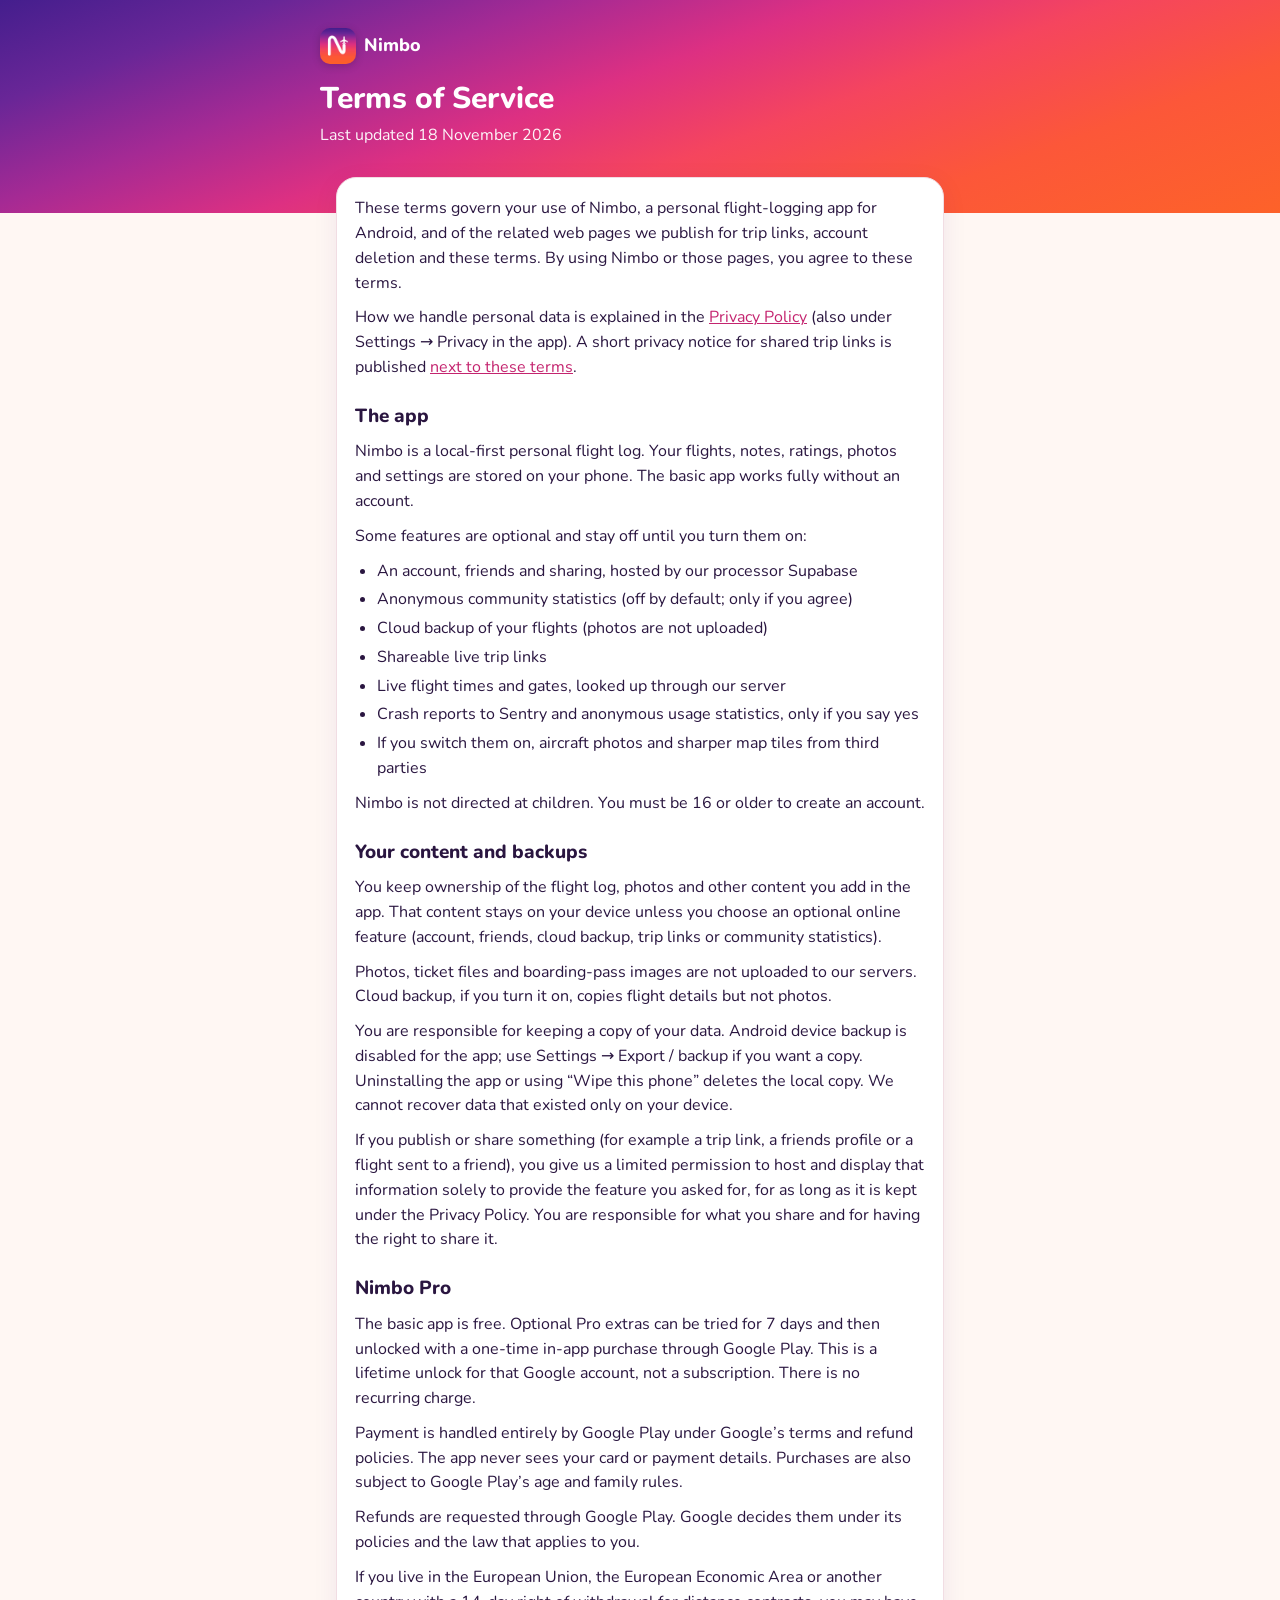
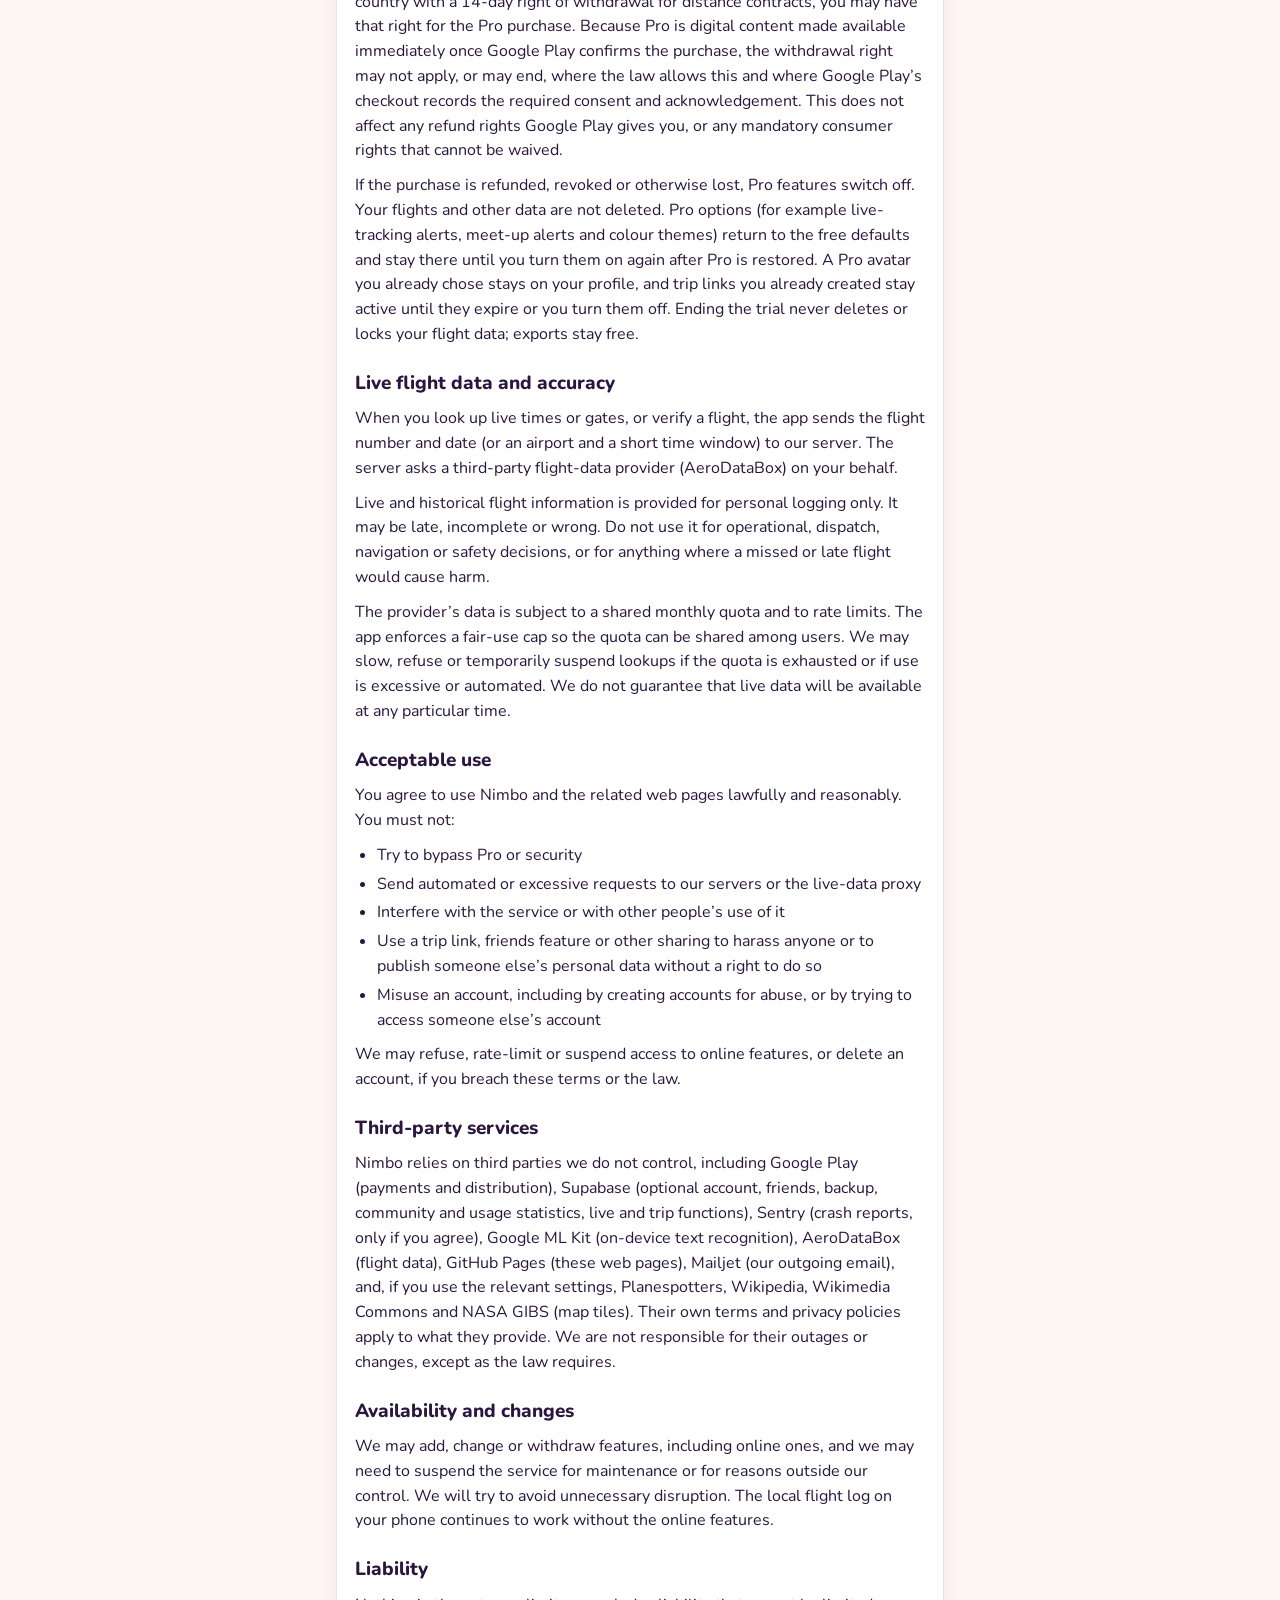
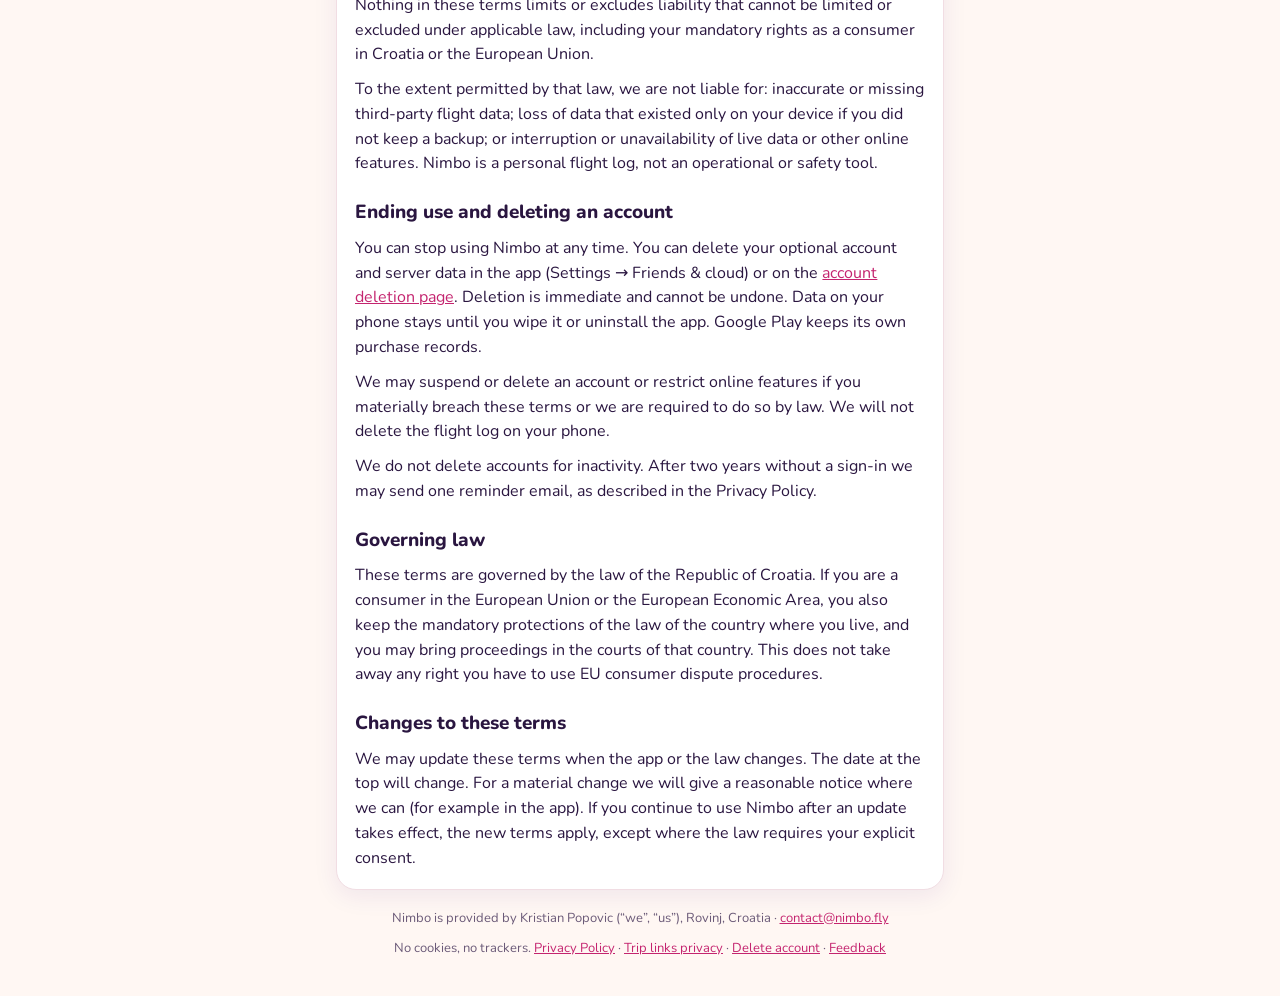
<file: terms/index.html>
<!doctype html>
<html lang="en">
<head>
<meta charset="utf-8">
<meta name="viewport" content="width=device-width, initial-scale=1, viewport-fit=cover">
<meta name="referrer" content="no-referrer">
<meta http-equiv="Content-Security-Policy" content="default-src 'none'; style-src 'self'; font-src 'self'; img-src 'self'; base-uri 'none'; form-action 'none'">
<meta name="theme-color" content="#DD3082">
<meta name="description" content="Terms of Service for Nimbo, a personal flight-logging app.">
<title>Terms of Service · Nimbo</title>
<link rel="canonical" href="https://nimbo.fly/terms/">
<meta property="og:title" content="Terms of Service · Nimbo">
<meta property="og:description" content="Terms of Service for Nimbo, a personal flight-logging app.">
<meta property="og:type" content="website">
<meta property="og:url" content="https://nimbo.fly/terms/">
<meta property="og:site_name" content="Nimbo">
<meta property="og:locale" content="en">
<meta property="og:image" content="https://nimbo.fly/og.png">
<meta property="og:image:width" content="1200">
<meta property="og:image:height" content="630">
<meta name="twitter:card" content="summary_large_image">
<meta name="twitter:title" content="Terms of Service · Nimbo">
<meta name="twitter:description" content="Terms of Service for Nimbo, a personal flight-logging app.">
<meta name="twitter:image" content="https://nimbo.fly/og.png">
<meta name="twitter:image:alt" content="Nimbo – Your private logbook for every flight, with the 3D globe of routes on a phone.">
<link rel="icon" href="/favicon.ico" sizes="any">
<link rel="icon" href="/favicon.png" type="image/png" sizes="32x32">
<link rel="icon" href="/icon.png" type="image/png" sizes="512x512">
<link rel="apple-touch-icon" href="/apple-touch-icon.png">
<link rel="preload" href="/fonts/nunito-latin.woff2" as="font" type="font/woff2" crossorigin>
<link rel="stylesheet" href="terms.css?v=20261118">
</head>
<body>
<header class="hero">
  <div class="brand"><img class="logo-img" src="../apple-touch-icon.png" width="36" height="36" alt=""> Nimbo</div>
  <h1>Terms of Service</h1>
  <p>Last updated 18 November 2026</p>
</header>
<main>
  <article class="card">
    <p>These terms govern your use of Nimbo, a personal flight-logging app for Android, and of the related web pages we publish for trip links, account deletion and these terms. By using Nimbo or those pages, you agree to these terms.</p>
    <p>How we handle personal data is explained in the <a href="../privacy/">Privacy Policy</a> (also under Settings → Privacy in the app). A short privacy notice for shared trip links is published <a href="../privacy/trip-links/">next to these terms</a>.</p>

    <h2>The app</h2>
    <p>Nimbo is a local-first personal flight log. Your flights, notes, ratings, photos and settings are stored on your phone. The basic app works fully without an account.</p>
    <p>Some features are optional and stay off until you turn them on:</p>
    <ul>
      <li>An account, friends and sharing, hosted by our processor Supabase</li>
      <li>Anonymous community statistics (off by default; only if you agree)</li>
      <li>Cloud backup of your flights (photos are not uploaded)</li>
      <li>Shareable live trip links</li>
      <li>Live flight times and gates, looked up through our server</li>
      <li>Crash reports to Sentry and anonymous usage statistics, only if you say yes</li>
      <li>If you switch them on, aircraft photos and sharper map tiles from third parties</li>
    </ul>
    <p>Nimbo is not directed at children. You must be 16 or older to create an account.</p>

    <h2>Your content and backups</h2>
    <p>You keep ownership of the flight log, photos and other content you add in the app. That content stays on your device unless you choose an optional online feature (account, friends, cloud backup, trip links or community statistics).</p>
    <p>Photos, ticket files and boarding-pass images are not uploaded to our servers. Cloud backup, if you turn it on, copies flight details but not photos.</p>
    <p>You are responsible for keeping a copy of your data. Android device backup is disabled for the app; use Settings → Export / backup if you want a copy. Uninstalling the app or using “Wipe this phone” deletes the local copy. We cannot recover data that existed only on your device.</p>
    <p>If you publish or share something (for example a trip link, a friends profile or a flight sent to a friend), you give us a limited permission to host and display that information solely to provide the feature you asked for, for as long as it is kept under the Privacy Policy. You are responsible for what you share and for having the right to share it.</p>

    <h2>Nimbo Pro</h2>
    <p>The basic app is free. Optional Pro extras can be tried for 7 days and then unlocked with a one-time in-app purchase through Google Play. This is a lifetime unlock for that Google account, not a subscription. There is no recurring charge.</p>
    <p>Payment is handled entirely by Google Play under Google’s terms and refund policies. The app never sees your card or payment details. Purchases are also subject to Google Play’s age and family rules.</p>
    <p>Refunds are requested through Google Play. Google decides them under its policies and the law that applies to you.</p>
    <p>If you live in the European Union, the European Economic Area or another country with a 14-day right of withdrawal for distance contracts, you may have that right for the Pro purchase. Because Pro is digital content made available immediately once Google Play confirms the purchase, the withdrawal right may not apply, or may end, where the law allows this and where Google Play’s checkout records the required consent and acknowledgement. This does not affect any refund rights Google Play gives you, or any mandatory consumer rights that cannot be waived.</p>
    <p>If the purchase is refunded, revoked or otherwise lost, Pro features switch off. Your flights and other data are not deleted. Pro options (for example live-tracking alerts, meet-up alerts and colour themes) return to the free defaults and stay there until you turn them on again after Pro is restored. A Pro avatar you already chose stays on your profile, and trip links you already created stay active until they expire or you turn them off. Ending the trial never deletes or locks your flight data; exports stay free.</p>

    <h2>Live flight data and accuracy</h2>
    <p>When you look up live times or gates, or verify a flight, the app sends the flight number and date (or an airport and a short time window) to our server. The server asks a third-party flight-data provider (AeroDataBox) on your behalf.</p>
    <p>Live and historical flight information is provided for personal logging only. It may be late, incomplete or wrong. Do not use it for operational, dispatch, navigation or safety decisions, or for anything where a missed or late flight would cause harm.</p>
    <p>The provider’s data is subject to a shared monthly quota and to rate limits. The app enforces a fair-use cap so the quota can be shared among users. We may slow, refuse or temporarily suspend lookups if the quota is exhausted or if use is excessive or automated. We do not guarantee that live data will be available at any particular time.</p>

    <h2>Acceptable use</h2>
    <p>You agree to use Nimbo and the related web pages lawfully and reasonably. You must not:</p>
    <ul>
      <li>Try to bypass Pro or security</li>
      <li>Send automated or excessive requests to our servers or the live-data proxy</li>
      <li>Interfere with the service or with other people’s use of it</li>
      <li>Use a trip link, friends feature or other sharing to harass anyone or to publish someone else’s personal data without a right to do so</li>
      <li>Misuse an account, including by creating accounts for abuse, or by trying to access someone else’s account</li>
    </ul>
    <p>We may refuse, rate-limit or suspend access to online features, or delete an account, if you breach these terms or the law.</p>

    <h2>Third-party services</h2>
    <p>Nimbo relies on third parties we do not control, including Google Play (payments and distribution), Supabase (optional account, friends, backup, community and usage statistics, live and trip functions), Sentry (crash reports, only if you agree), Google ML Kit (on-device text recognition), AeroDataBox (flight data), GitHub Pages (these web pages), Mailjet (our outgoing email), and, if you use the relevant settings, Planespotters, Wikipedia, Wikimedia Commons and NASA GIBS (map tiles). Their own terms and privacy policies apply to what they provide. We are not responsible for their outages or changes, except as the law requires.</p>

    <h2>Availability and changes</h2>
    <p>We may add, change or withdraw features, including online ones, and we may need to suspend the service for maintenance or for reasons outside our control. We will try to avoid unnecessary disruption. The local flight log on your phone continues to work without the online features.</p>

    <h2>Liability</h2>
    <p>Nothing in these terms limits or excludes liability that cannot be limited or excluded under applicable law, including your mandatory rights as a consumer in Croatia or the European Union.</p>
    <p>To the extent permitted by that law, we are not liable for: inaccurate or missing third-party flight data; loss of data that existed only on your device if you did not keep a backup; or interruption or unavailability of live data or other online features. Nimbo is a personal flight log, not an operational or safety tool.</p>

    <h2>Ending use and deleting an account</h2>
    <p>You can stop using Nimbo at any time. You can delete your optional account and server data in the app (Settings → Friends &amp; cloud) or on the <a href="../delete/">account deletion page</a>. Deletion is immediate and cannot be undone. Data on your phone stays until you wipe it or uninstall the app. Google Play keeps its own purchase records.</p>
    <p>We may suspend or delete an account or restrict online features if you materially breach these terms or we are required to do so by law. We will not delete the flight log on your phone.</p>
    <p>We do not delete accounts for inactivity. After two years without a sign-in we may send one reminder email, as described in the Privacy Policy.</p>

    <h2>Governing law</h2>
    <p>These terms are governed by the law of the Republic of Croatia. If you are a consumer in the European Union or the European Economic Area, you also keep the mandatory protections of the law of the country where you live, and you may bring proceedings in the courts of that country. This does not take away any right you have to use EU consumer dispute procedures.</p>

    <h2>Changes to these terms</h2>
    <p>We may update these terms when the app or the law changes. The date at the top will change. For a material change we will give a reasonable notice where we can (for example in the app). If you continue to use Nimbo after an update takes effect, the new terms apply, except where the law requires your explicit consent.</p>
  </article>
</main>
<footer class="foot">
  <p>Nimbo is provided by Kristian Popovic (“we”, “us”), Rovinj, Croatia · <a href="mailto:contact@nimbo.fly">contact@nimbo.fly</a></p>
  <p>No cookies, no trackers. <a href="../privacy/">Privacy Policy</a> · <a href="../privacy/trip-links/">Trip links privacy</a> · <a href="../delete/">Delete account</a> · <a href="mailto:contact@nimbo.fly?subject=Nimbo%20feedback">Feedback</a></p>
</footer>
</body>
</html>
</file>
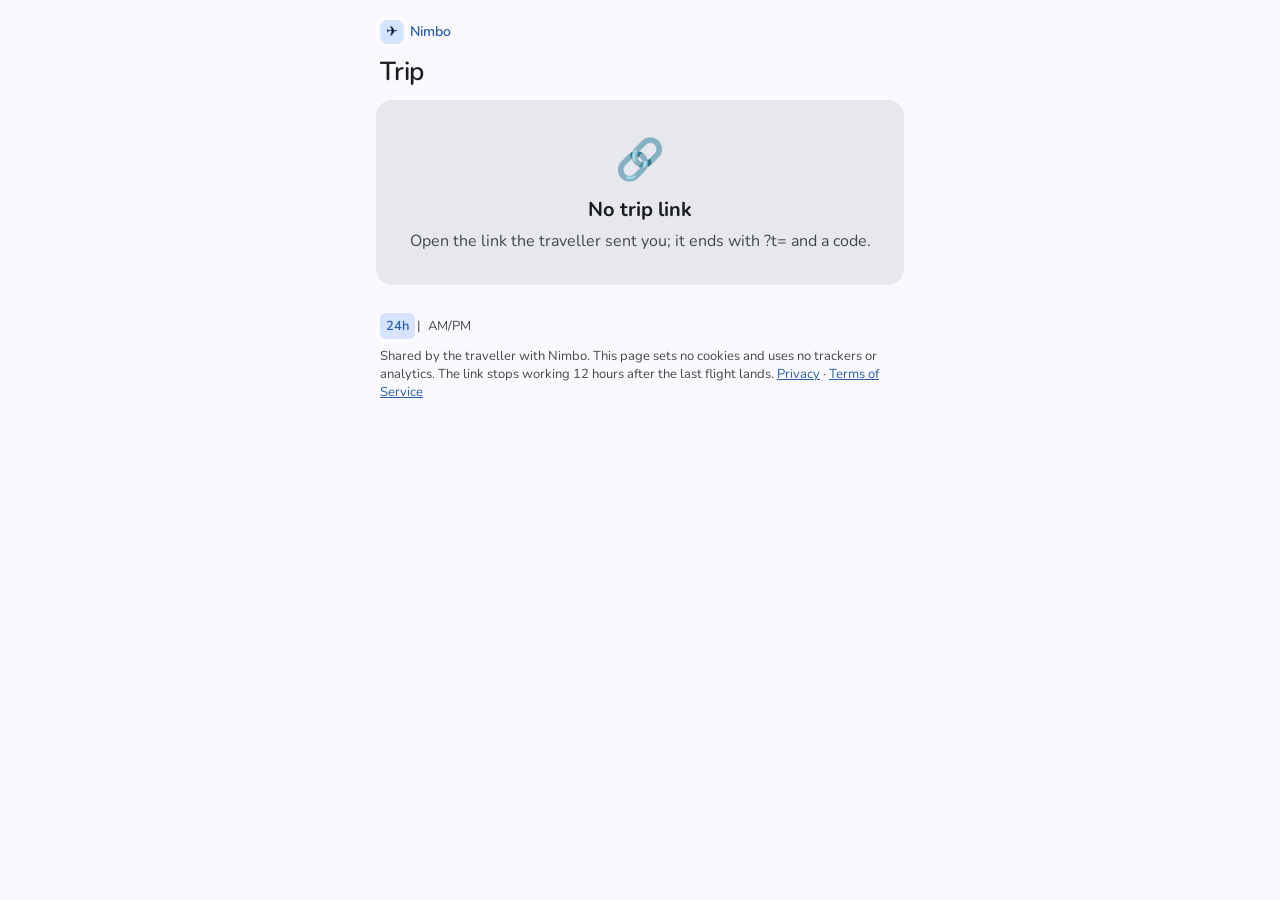
<file: trip/index.html>
<!doctype html>
<html lang="en">
<head>
<meta charset="utf-8">
<meta name="viewport" content="width=device-width, initial-scale=1, viewport-fit=cover">
<meta name="referrer" content="no-referrer">
<meta name="robots" content="noindex, nofollow">
<meta http-equiv="Content-Security-Policy" content="default-src 'none'; script-src 'self'; style-src 'self'; font-src 'self'; img-src 'self' data:; connect-src https://*.supabase.co; base-uri 'none'; form-action 'none'">
<meta name="theme-color" content="#1E6FD9">
<title>Trip · Nimbo</title>
<link rel="icon" href="/favicon.ico" sizes="any">
<link rel="icon" href="/favicon.png" type="image/png" sizes="32x32">
<link rel="icon" href="/icon.png" type="image/png" sizes="512x512">
<link rel="apple-touch-icon" href="/apple-touch-icon.png">
<link rel="preload" href="/fonts/nunito-latin.woff2" as="font" type="font/woff2" crossorigin>
<link rel="stylesheet" href="../style.css">
</head>
<body>
<header class="top">
  <div class="brand"><span class="logo" aria-hidden="true">✈</span> Nimbo</div>
  <h1 id="title">Trip</h1>
  <p id="subtitle" class="muted"></p>
</header>
<main id="main" aria-live="polite"><div class="card skeleton">Loading trip…</div></main>
<footer class="foot">
  <p id="updated" class="muted"></p>
  <div id="hfmt" class="hfmt" role="group" aria-label="Time format"><button type="button" data-h="24">24h</button><span aria-hidden="true">|</span><button type="button" data-h="12">AM/PM</button></div>
  <p class="muted small">Shared by the traveller with Nimbo. This page sets no cookies and uses no trackers or analytics.
    The link stops working 12 hours after the last flight lands. <a href="../privacy/">Privacy</a> · <a href="../terms/">Terms of Service</a></p>
</footer>
<script src="../config.js"></script>
<script src="../app.js"></script>
</body>
</html>
</file>
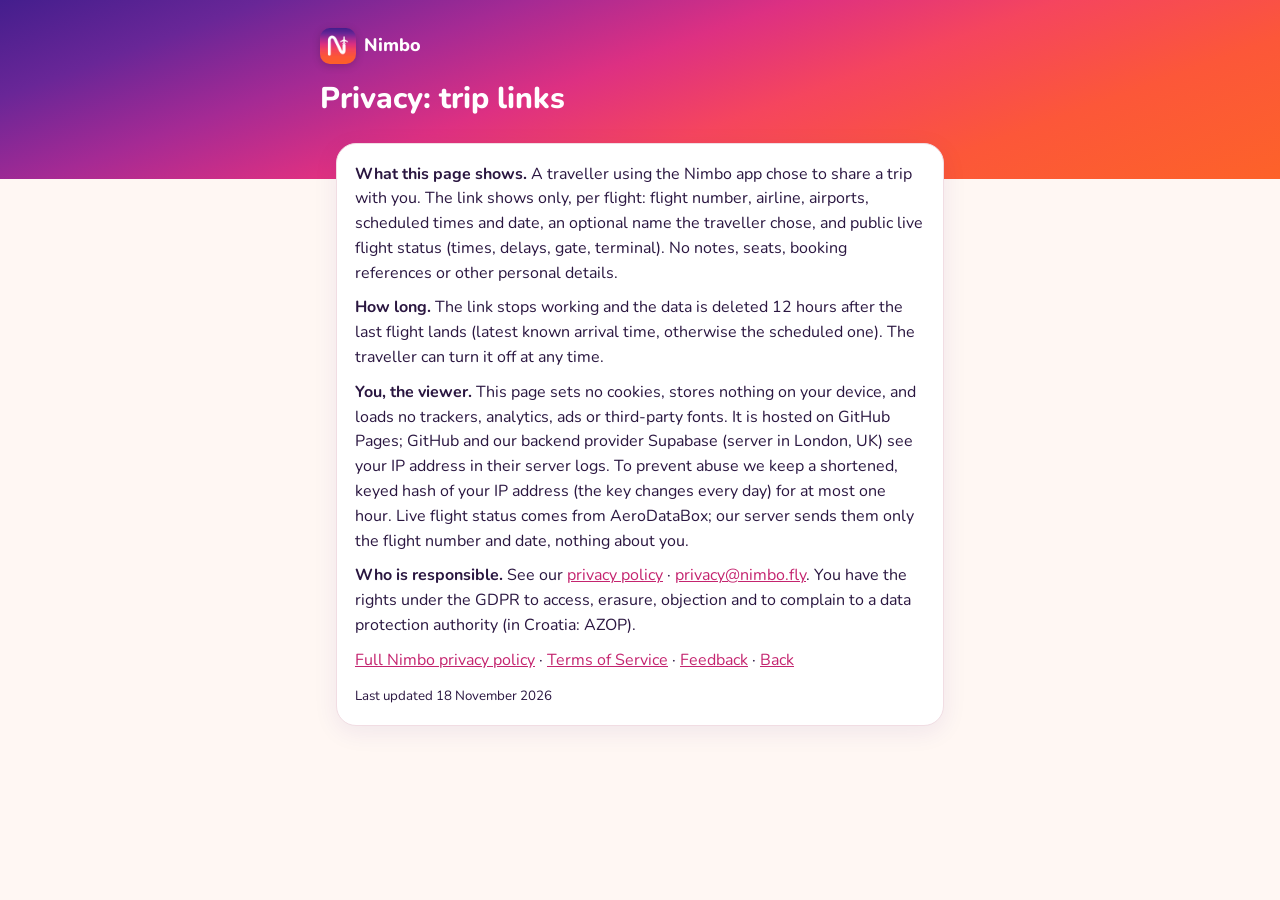
<file: privacy/trip-links/index.html>
<!doctype html>
<html lang="en">
<head>
<meta charset="utf-8">
<meta name="viewport" content="width=device-width, initial-scale=1, viewport-fit=cover">
<meta name="referrer" content="no-referrer">
<meta http-equiv="Content-Security-Policy" content="default-src 'none'; style-src 'self'; font-src 'self'; img-src 'self'; base-uri 'none'; form-action 'none'">
<meta name="theme-color" content="#DD3082">
<meta name="description" content="Privacy notice for Nimbo trip links: what a shared link shows, how long it lasts, and how we handle viewer data.">
<title>Privacy · Trip links · Nimbo</title>
<link rel="canonical" href="https://nimbo.fly/privacy/trip-links/">
<meta property="og:title" content="Privacy · Trip links · Nimbo">
<meta property="og:description" content="Privacy notice for Nimbo trip links: what a shared link shows, how long it lasts, and how we handle viewer data.">
<meta property="og:type" content="website">
<meta property="og:url" content="https://nimbo.fly/privacy/trip-links/">
<meta property="og:site_name" content="Nimbo">
<meta property="og:locale" content="en">
<meta property="og:image" content="https://nimbo.fly/og.png">
<meta property="og:image:width" content="1200">
<meta property="og:image:height" content="630">
<meta name="twitter:card" content="summary_large_image">
<meta name="twitter:title" content="Privacy · Trip links · Nimbo">
<meta name="twitter:description" content="Privacy notice for Nimbo trip links: what a shared link shows, how long it lasts, and how we handle viewer data.">
<meta name="twitter:image" content="https://nimbo.fly/og.png">
<meta name="twitter:image:alt" content="Nimbo – Your private logbook for every flight, with the 3D globe of routes on a phone.">
<link rel="icon" href="/favicon.ico" sizes="any">
<link rel="icon" href="/favicon.png" type="image/png" sizes="32x32">
<link rel="icon" href="/icon.png" type="image/png" sizes="512x512">
<link rel="apple-touch-icon" href="/apple-touch-icon.png">
<link rel="preload" href="/fonts/nunito-latin.woff2" as="font" type="font/woff2" crossorigin>
<link rel="stylesheet" href="../../terms/terms.css?v=20261118">
</head>
<body>
<header class="hero">
  <div class="brand"><img class="logo-img" src="/apple-touch-icon.png" width="36" height="36" alt=""> Nimbo</div>
  <h1>Privacy: trip links</h1>
</header>
<main>
  <article class="card">
    <p><b>What this page shows.</b> A traveller using the Nimbo app chose to share a trip with you. The link shows only, per flight: flight number, airline, airports, scheduled times and date, an optional name the traveller chose, and public live flight status (times, delays, gate, terminal). No notes, seats, booking references or other personal details.</p>
    <p><b>How long.</b> The link stops working and the data is deleted 12 hours after the last flight lands (latest known arrival time, otherwise the scheduled one). The traveller can turn it off at any time.</p>
    <p><b>You, the viewer.</b> This page sets no cookies, stores nothing on your device, and loads no trackers, analytics, ads or third-party fonts. It is hosted on GitHub Pages; GitHub and our backend provider Supabase (server in London, UK) see your IP address in their server logs. To prevent abuse we keep a shortened, keyed hash of your IP address (the key changes every day) for at most one hour. Live flight status comes from AeroDataBox; our server sends them only the flight number and date, nothing about you.</p>
    <p><b>Who is responsible.</b> See our <a href="../">privacy policy</a> · <a href="mailto:privacy@nimbo.fly">privacy@nimbo.fly</a>. You have the rights under the GDPR to access, erasure, objection and to complain to a data protection authority (in Croatia: AZOP).</p>
    <p><a href="../">Full Nimbo privacy policy</a> · <a href="../../terms/">Terms of Service</a> · <a href="mailto:contact@nimbo.fly?subject=Nimbo%20feedback">Feedback</a> · <a href="../../">Back</a></p>
    <p><small>Last updated 18 November 2026</small></p>
  </article>
</main>
</body>
</html>
</file>
<file: landing.css>
/* Nimbo sunset palette (lib/app/nimbo_splash.dart). Nunito is self-hosted (OFL). */
@font-face {
  font-family: "Nunito";
  font-style: normal;
  font-weight: 400 800;
  font-display: swap;
  src: url("fonts/nunito-latin.woff2") format("woff2");
}
:root {
  --s1: #441E8D; --s2: #692697; --s3: #A52A94; --s4: #DD3082;
  --s5: #F5455E; --s6: #FC5739; --s7: #FD6229;
  --bg: #fff7f3; --card: #ffffff; --text: #2a1640; --muted: #6b5a78;
  --line: #f1dde3; --accent: #c4246f;
  --phone: #1a1028;
  color-scheme: light dark;
}
@media (prefers-color-scheme: dark) {
  :root {
    --bg: #160c24; --card: #241536; --text: #f6ecf7; --muted: #c6b3cf;
    --line: #3a2650; --accent: #ff7aa8;
    --phone: #0b0612;
  }
}
* { box-sizing: border-box; }
html { -webkit-text-size-adjust: 100%; scroll-behavior: smooth; }
body {
  margin: 0;
  font: 16px/1.5 "Nunito", system-ui, -apple-system, "Segoe UI", Roboto, sans-serif;
  background: var(--bg);
  color: var(--text);
}
.hero {
  color: #fff;
  padding: 36px 20px 56px;
  background: linear-gradient(160deg, var(--s1) 0%, var(--s2) 15%, var(--s3) 30%, var(--s4) 45%, var(--s5) 60%, var(--s6) 78%, var(--s7) 100%);
}
.hero-inner {
  display: grid;
  gap: 36px;
  justify-items: center;
  text-align: center;
  max-width: 1080px;
  margin: 0 auto;
}
.hero-copy { max-width: 26em; }
.icon {
  width: 72px;
  height: 72px;
  border-radius: 18px;
  box-shadow: 0 14px 40px rgba(20, 8, 40, .35);
  background: #fff;
}
h1 {
  font-size: clamp(36px, 9vw, 60px);
  font-weight: 800;
  letter-spacing: -.03em;
  line-height: 1.05;
  margin: 16px 0 8px;
}
.tagline {
  margin: 0 auto;
  font-size: clamp(20px, 4.4vw, 28px);
  font-weight: 800;
  line-height: 1.25;
  letter-spacing: -.02em;
}
.lead {
  margin: 12px auto 0;
  max-width: 24em;
  font-size: 16px;
  font-weight: 600;
  line-height: 1.4;
  opacity: .94;
}
.hero-cta {
  margin-top: 22px;
  display: flex;
  flex-wrap: wrap;
  gap: 12px 16px;
  align-items: center;
  justify-content: center;
}
.cta {
  display: inline-block;
  padding: 12px 22px;
  border-radius: 999px;
  background: #fff;
  color: var(--s1);
  font-weight: 800;
  font-size: 16px;
  text-decoration: none;
  box-shadow: 0 8px 24px rgba(20, 8, 40, .25);
}
.cta:hover { background: #fff4ea; }
.soon {
  display: inline-block;
  margin: 0;
  padding: 8px 14px;
  border-radius: 999px;
  background: rgba(255, 255, 255, .18);
  font-size: 13px;
  font-weight: 800;
  letter-spacing: .01em;
  color: #fff;
}
.soon.dark {
  background: rgba(68, 30, 141, .12);
  color: var(--text);
  border: 1px solid var(--line);
}
.play-badge {
  display: inline-block;
  line-height: 0;
}
.play-badge img {
  height: 60px;
  width: auto;
  display: block;
}

/* Phone mockup: device frame around a real app screenshot.
   A simple max-width cap comes first so a failed calc cannot let the
   1080px source image display at full size. A second width then also
   caps by height (~70vh) on short laptop screens. */
.phone {
  --bezel: 22px;
  margin: 0;
  width: min(280px, 68vw, 100%);
  max-width: 320px;
  filter: drop-shadow(0 24px 40px rgba(20, 8, 40, .35));
}
.hero .phone {
  width: min(320px, 68vw, 100%);
}
.phone {
  width: min(280px, 68vw, 100%, calc(70vh * 0.46 + var(--bezel)));
}
.hero .phone {
  width: min(320px, 68vw, 100%, calc(72vh * 0.46 + var(--bezel)));
}
.bezel {
  background: var(--phone);
  border-radius: 32px;
  padding: 10px;
  border: 1px solid rgba(255, 255, 255, .12);
  overflow: hidden;
}
.bezel picture, .bezel img, .bezel video {
  display: block;
  width: 100%;
  max-width: 100%;
  height: auto;
  border-radius: 22px;
  background: #111;
}

/* The hero phone column fills the row so the frame centres on it
   (a shrink-to-fit column left the phone smaller and off-centre). */
.hero-phone {
  width: 100%;
  display: flex;
  justify-content: center;
}

/* Phones turned sideways: short and wide. Put the copy and the phone side
   by side so the phone can use the full height instead of shrinking under
   the text. */
@media (orientation: landscape) and (max-height: 560px) and (max-width: 1100px) {
  .hero { padding: 24px 32px 32px; }
  .hero-inner {
    grid-template-columns: 1fr auto;
    align-items: center;
    justify-items: stretch;
    text-align: left;
    gap: 32px;
  }
  .hero-copy { max-width: 30em; }
  .hero-copy .icon { width: 56px; height: 56px; border-radius: 14px; }
  .tagline, .lead { margin-left: 0; }
  .hero-cta { justify-content: flex-start; }
  .hero-phone { width: auto; }
  .hero .phone { width: calc(78vh * 0.46 + var(--bezel)); max-width: 300px; }
}

/* Hero frame matches the gallery's framed shots: bezel ~3% of the phone
   width (it was 10px + border, noticeably thicker). */
.hero .bezel {
  padding: 3%;
  border-radius: 28px;
  border: 0;
}
.hero .bezel picture, .hero .bezel img, .hero .bezel video { border-radius: 21px; }

main { padding: 8px 0 24px; }

/* Screenshot gallery: framed store shots in four groups.
   Phones: swipeable row with scroll-snap. Wide screens: centred row of cards. */
.group {
  max-width: 1080px;
  margin: 0 auto;
  padding: 44px 0 8px;
  text-align: center;
}
.group .copy { max-width: 30em; margin: 0 auto; padding: 0 20px; }
.group h2 {
  font-size: clamp(24px, 5vw, 34px);
  font-weight: 800;
  letter-spacing: -.02em;
  line-height: 1.15;
  margin: 0 0 8px;
}
.group p {
  margin: 0;
  color: var(--muted);
  font-size: 16px;
  font-weight: 600;
}
.strip {
  list-style: none;
  margin: 24px 0 0;
  padding: 4px 20px 24px;
  display: flex;
  gap: 16px;
  overflow-x: auto;
  scroll-snap-type: x mandatory;
  scroll-padding: 0 20px;
  overscroll-behavior-x: contain;
  scrollbar-width: none;
  -webkit-overflow-scrolling: touch;
}
.strip::-webkit-scrollbar { display: none; }
.strip li {
  flex: 0 0 min(62vw, 260px);
  scroll-snap-align: center;
}
.strip picture, .strip img {
  display: block;
  width: 100%;
  height: auto;
  border-radius: 20px;
}
.strip img {
  aspect-ratio: 9 / 16;
  background: var(--s3);
  box-shadow: 0 14px 32px rgba(68, 30, 141, .22);
}

.wide {
  max-width: 960px;
  margin: 24px auto 0;
  padding: 0 20px 24px;
}
.wide img {
  display: block;
  width: 100%;
  height: auto;
  aspect-ratio: 3 / 2;
  border-radius: 18px;
  background: #0b1a33;
  box-shadow: 0 18px 40px rgba(68, 30, 141, .25);
}

.try {
  max-width: 560px;
  margin: 8px auto 32px;
  padding: 32px 24px;
  background: var(--card);
  border: 1px solid var(--line);
  border-radius: 24px;
  box-shadow: 0 6px 24px rgba(68, 30, 141, .08);
  text-align: center;
}
.try h2 {
  font-size: clamp(24px, 5vw, 34px);
  font-weight: 800;
  letter-spacing: -.02em;
  margin: 0 0 12px;
}
.try ul {
  margin: 0 0 20px;
  padding: 0;
  list-style: none;
  color: var(--muted);
  font-weight: 600;
  font-size: 16px;
}
.try li { margin: 0 0 8px; }
.try li::before {
  content: "✓ ";
  color: var(--accent);
  font-weight: 800;
}
.try .play-slot { margin-top: 8px; }

.foot {
  max-width: 880px;
  margin: 0 auto;
  padding: 8px 20px 32px;
  color: var(--muted);
  font-size: 13px;
  text-align: center;
}
.foot nav {
  display: flex;
  flex-wrap: wrap;
  gap: 8px 16px;
  justify-content: center;
  margin-bottom: 8px;
}
a { color: var(--accent); }
.foot p { margin: 0; }


/* FAQ: native <details> accordions, no JS. */
.faq {
  max-width: 720px;
  margin: 16px auto 40px;
  padding: 8px 20px 0;
}
.faq h2 {
  font-size: clamp(24px, 5vw, 34px);
  font-weight: 800;
  letter-spacing: -.02em;
  margin: 0 0 16px;
  text-align: center;
}
.faq details {
  background: var(--card);
  border: 1px solid var(--line);
  border-radius: 16px;
  margin: 0 0 10px;
  box-shadow: 0 6px 24px rgba(68, 30, 141, .06);
}
.faq summary {
  display: flex;
  align-items: center;
  justify-content: space-between;
  gap: 12px;
  cursor: pointer;
  font-weight: 800;
  font-size: 16px;
  line-height: 1.3;
  padding: 16px 18px;
  list-style: none;
}
.faq summary::-webkit-details-marker,
.faq summary::marker { display: none; content: ""; }
.faq summary::after {
  content: "";
  width: 8px;
  height: 8px;
  border-right: 2px solid var(--accent);
  border-bottom: 2px solid var(--accent);
  transform: rotate(45deg);
  flex: 0 0 auto;
  margin-top: -4px;
  transition: transform .2s ease;
}
.faq details[open] summary::after {
  transform: rotate(225deg);
  margin-top: 4px;
}
.faq summary:focus { outline: none; }
.faq summary:focus-visible {
  outline: 2px solid var(--accent);
  outline-offset: 2px;
  border-radius: 12px;
}
.faq details p {
  margin: 0;
  padding: 0 18px 16px;
  color: var(--muted);
  font-weight: 600;
  font-size: 16px;
  line-height: 1.45;
  text-align: left;
}
.faq a, .faq .nowrap { white-space: nowrap; }

@media (min-width: 840px) {
  .hero { padding: 56px 40px 72px; }
  .hero-inner {
    /* Copy and phone sit together in the middle instead of at the edges. */
    grid-template-columns: auto auto;
    justify-content: center;
    align-items: center;
    justify-items: stretch;
    text-align: left;
    gap: 64px;
  }
  .hero-copy { max-width: 32em; }
  .tagline, .lead { margin-left: 0; }
  .hero-cta { justify-content: flex-start; }
  .group { padding-top: 64px; }
  .strip {
    overflow: visible;
    justify-content: center;
    flex-wrap: nowrap;
    gap: 24px;
  }
  /* Too narrow for the whole row: one-row carousel (gallery.js), centre
     card in focus, neighbours smaller and faded. */
  .strip.carousel {
    position: relative;
    justify-content: flex-start;
    overflow-x: auto;
    padding: 12px 0 40px;
  }
  .strip.carousel li {
    flex: 0 0 340px;
    transform: scale(.84);
    opacity: .55;
    cursor: pointer;
    transition: transform .5s ease, opacity .5s ease;
  }
  .strip.carousel li:first-child { margin-left: calc(50% - 170px); }
  .strip.carousel li:last-child { margin-right: calc(50% - 170px); }
  .strip.carousel li.focus { transform: none; opacity: 1; cursor: default; }
  .strip.carousel li:hover { transform: scale(.88); }
  .strip.carousel li.focus:hover { transform: translateY(-6px); }
  .group { max-width: 1180px; }
  .strip { gap: 32px; }
  .strip li { flex: 0 1 340px; transition: transform .25s ease; }

  .strip li:hover { transform: translateY(-6px); }
}
/* Smaller hero phone on computers so the gallery leads
   (not on sideways phones, which use the height-based rule above). */
@media (min-width: 840px) and (min-height: 561px) {
  .hero .phone { width: min(250px, calc(60vh * 0.46 + var(--bezel))); }
}
/* Larger computer screens: everything a step bigger. */
@media (min-width: 1100px) and (min-height: 561px) {
  .hero { padding: 72px 48px 88px; }
  .hero-inner { max-width: 1240px; gap: 80px; }
  .hero-copy { max-width: 36em; }
  .icon { width: 88px; height: 88px; border-radius: 22px; }
  h1 { font-size: 76px; }
  .tagline { font-size: 34px; }
  .lead { font-size: 20px; }
  .cta { font-size: 19px; padding: 14px 28px; }
  .soon { font-size: 15px; padding: 10px 18px; }
  .hero .phone { width: min(290px, calc(66vh * 0.46 + var(--bezel))); }
  .group { max-width: 1320px; padding-top: 80px; }
  .group h2 { font-size: 42px; }
  .group p { font-size: 19px; }
  .group .copy { max-width: 36em; }
  .strip { gap: 36px; }
  .strip li { flex-basis: 390px; }
  .wide { max-width: 1160px; }
  .faq { max-width: 800px; margin-bottom: 56px; }
  .faq h2 { font-size: 42px; }
  .faq summary { font-size: 19px; padding: 18px 22px; }
  .faq details p { font-size: 18px; padding: 0 22px 18px; }
}
@media (prefers-reduced-motion: reduce) {
  html { scroll-behavior: auto; }
  .strip li, .strip.carousel li { transition: none; }
  .strip li:hover { transform: none; }
  * { scroll-behavior: auto; }
  .faq summary::after { transition: none; }
}
</file>
<file: style.css>
/* Material 3 colours derived from the app's seed #1E6FD9 (lib/core/theme).
   Nunito is self-hosted (OFL), same file as the landing page. */
@font-face {
  font-family: "Nunito";
  font-style: normal;
  font-weight: 400 800;
  font-display: swap;
  src: url("fonts/nunito-latin.woff2") format("woff2");
}
:root {
  --primary: #2a5ea8; --on-primary: #fff; --primary-c: #d6e3ff; --on-primary-c: #001b3d;
  --surface: #f9f9ff; --on-surface: #191c20; --muted: #43474e; --outline: #c3c6cf;
  --card: #e7e8ee; --card-low: #f3f3fa;
  --ok: #1b6c3a; --ok-c: #c7f0d0; --warn: #7a5900; --warn-c: #ffdf9e; --bad: #ba1a1a; --bad-c: #ffdad6;
  color-scheme: light dark;
}
@media (prefers-color-scheme: dark) {
  :root {
    --primary: #a9c7ff; --on-primary: #00305f; --primary-c: #0b4586; --on-primary-c: #d6e3ff;
    --surface: #111318; --on-surface: #e1e2e9; --muted: #c3c6cf; --outline: #43474e;
    --card: #282a2f; --card-low: #1d2024;
    --ok: #9ad6ab; --ok-c: #00522a; --warn: #f6be48; --warn-c: #5c4200; --bad: #ffb4ab; --bad-c: #93000a;
  }
}
* { box-sizing: border-box; }
html { -webkit-text-size-adjust: 100%; }
body {
  margin: 0 auto; max-width: 560px; padding: 0 16px env(safe-area-inset-bottom);
  font: 16px/1.4 "Nunito", system-ui, -apple-system, "Segoe UI", Roboto, "Helvetica Neue", Arial, sans-serif;
  background: var(--surface); color: var(--on-surface);
}
a { color: var(--primary); }
.top { padding: 20px 4px 8px; }
.brand { font-size: 14px; font-weight: 600; color: var(--primary); display: flex; align-items: center; gap: 6px; }
.logo-img { display: block; width: 32px; height: 32px; border-radius: 9px; }
.logo { display: inline-grid; place-items: center; width: 24px; height: 24px; border-radius: 8px; background: var(--primary-c); color: var(--on-primary-c); font-size: 14px; }
h1 { font-size: 26px; margin: 10px 0 2px; font-weight: 600; letter-spacing: -.2px; }
.muted { color: var(--muted); margin: 0; }
.small { font-size: 13px; }
main { display: flex; flex-direction: column; gap: 12px; }
.card { background: var(--card); border-radius: 16px; padding: 16px; }
.skeleton { color: var(--muted); }
.row { display: flex; align-items: center; justify-content: space-between; gap: 8px; }
.flight { font-weight: 600; }
.airline { color: var(--muted); font-size: 14px; }
.chip { font-size: 13px; font-weight: 600; padding: 4px 10px; border-radius: 8px; white-space: nowrap; background: var(--primary-c); color: var(--on-primary-c); }
.chip.ok { background: var(--ok-c); color: var(--ok); }
.chip.warn { background: var(--warn-c); color: var(--warn); }
.chip.bad { background: var(--bad-c); color: var(--bad); }
.route { display: grid; grid-template-columns: 1fr auto 1fr; align-items: start; gap: 8px; margin-top: 14px; }
.end:last-child { text-align: right; }
.iata { font-size: 30px; font-weight: 700; letter-spacing: .5px; line-height: 1.1; }
.time { font-size: 20px; font-weight: 600; margin-top: 4px; }
.time.late { color: var(--bad); }
.time.early { color: var(--ok); }
.sched { font-size: 13px; color: var(--muted); }
.sched s { opacity: .8; }
.mid { padding-top: 10px; color: var(--muted); text-align: center; font-size: 13px; }
.plane { font-size: 18px; color: var(--primary); }
.facts { display: flex; flex-wrap: wrap; gap: 6px 14px; margin-top: 12px; font-size: 14px; color: var(--muted); }
.facts b { color: var(--on-surface); font-weight: 600; }
.delay { margin-top: 10px; font-size: 14px; font-weight: 600; color: var(--bad); }
.progress { margin-top: 14px; }
.bar { position: relative; height: 6px; border-radius: 3px; background: var(--outline); }
.bar > i { position: absolute; inset: 0 auto 0 0; border-radius: 3px; background: var(--primary); }
.bar > span { position: absolute; top: -9px; transform: translateX(-50%); color: var(--primary); font-size: 16px; }
.layover { display: flex; align-items: center; gap: 10px; padding: 10px 16px; border-radius: 12px; background: var(--card-low); border: 1px dashed var(--outline); font-size: 14px; }
.layover.tight { background: var(--warn-c); color: var(--warn); border-color: transparent; font-weight: 600; }
.layover.missed { background: var(--bad-c); color: var(--bad); border-color: transparent; font-weight: 600; }
.state { text-align: center; padding: 32px 20px; }
.state .big { font-size: 40px; }
.state h2 { margin: 8px 0 6px; font-size: 20px; }
.notice { font-size: 13px; color: var(--muted); padding: 0 4px; }
.foot { padding: 20px 4px 28px; display: grid; gap: 8px; }
.notice.warn { color: var(--warn); }
.hfmt { display: flex; align-items: center; gap: 2px; font-size: 13px; color: var(--muted); }
.hfmt button { font: inherit; color: var(--muted); background: none; border: 0; padding: 4px 6px; border-radius: 6px; cursor: pointer; }
.hfmt button[aria-pressed="true"] { color: var(--primary); font-weight: 600; background: var(--primary-c); }
.auth-form { display: grid; gap: 12px; margin-top: 12px; }
.auth-form label { display: grid; gap: 6px; font-size: 14px; font-weight: 600; color: var(--on-surface); }
.auth-form input[type="password"] {
  font: inherit; font-weight: 400; padding: 10px 12px; border-radius: 10px;
  border: 1px solid var(--outline); background: var(--card-low); color: var(--on-surface);
}
.auth-form button {
  font: inherit; font-weight: 600; padding: 12px 16px; border: 0; border-radius: 12px;
  background: var(--primary); color: var(--on-primary); cursor: pointer;
}
.auth-form button:disabled { opacity: .6; cursor: default; }
.auth-err { margin: 0; font-size: 13px; font-weight: 600; color: var(--bad); }

.track-map { margin-top: 14px; }
.track-svg { display: block; width: 100%; height: auto; aspect-ratio: 320 / 140; }
.track-svg .arc { fill: none; stroke: var(--primary); stroke-width: 2.2; stroke-linecap: round; }
.track-svg .apt { fill: var(--primary); stroke: var(--surface); stroke-width: 1.2; }
.track-svg .live path { fill: #e8a317; stroke: #e8a317; stroke-width: 1.2; stroke-linejoin: round; }
.track-svg .est path { fill: none; stroke: var(--on-surface); stroke-width: 1.6; stroke-linejoin: round; }
.track-cap { margin: 6px 0 0; font-size: 12px; color: var(--muted); }
</file>
<file: delete/delete.css>
/* Nimbo sunset palette (lib/app/nimbo_splash.dart). Nunito is self-hosted (OFL). */
@font-face { font-family: "Nunito"; font-style: normal; font-weight: 400 800; font-display: swap; src: url("../fonts/nunito-latin.woff2") format("woff2"); }
:root {
  --s1: #441E8D; --s2: #692697; --s3: #A52A94; --s4: #DD3082; --s5: #F5455E; --s6: #FC5739; --s7: #FD6229;
  --bg: #fff7f3; --card: #ffffff; --text: #2a1640; --muted: #6b5a78; --line: #f1dde3; --accent: #c4246f; --bad: #c62828; --ok: #1b6c3a;
  color-scheme: light dark;
}
@media (prefers-color-scheme: dark) {
  :root { --bg: #160c24; --card: #241536; --text: #f6ecf7; --muted: #c6b3cf; --line: #3a2650; --accent: #ff7aa8; --bad: #ff8a80; --ok: #9ad6ab; }
}
* { box-sizing: border-box; }
html { -webkit-text-size-adjust: 100%; }
body { margin: 0; font: 16px/1.5 "Nunito", system-ui, -apple-system, "Segoe UI", Roboto, sans-serif; background: var(--bg); color: var(--text); }
.hero { color: #fff; padding: 28px 20px 56px; background: linear-gradient(160deg, var(--s1) 0%, var(--s2) 15%, var(--s3) 30%, var(--s4) 45%, var(--s5) 60%, var(--s6) 78%, var(--s7) 100%); }
.hero > * { max-width: 560px; margin-left: auto; margin-right: auto; }
.brand { font-weight: 800; display: flex; align-items: center; gap: 8px; }
.brand { font-size: 18px; }
.logo-img { display: block; width: 36px; height: 36px; border-radius: 10px; box-shadow: 0 2px 8px rgba(0,0,0,.18); }
.logo { display: inline-grid; place-items: center; width: 28px; height: 28px; border-radius: 9px; background: rgba(255,255,255,.22); }
h1 { font-size: 30px; font-weight: 800; margin: 18px auto 6px; line-height: 1.15; }
.hero p { margin-top: 0; opacity: .95; }
.hero p.dev { font-size: 14px; opacity: .85; margin: 0 0 6px; }
main { max-width: 560px; margin: -36px auto 0; padding: 0 16px; display: flex; flex-direction: column; gap: 14px; }
.card { background: var(--card); border: 1px solid var(--line); border-radius: 20px; padding: 18px 18px 14px; box-shadow: 0 6px 24px rgba(68,30,141,.08); }
h2 { font-size: 19px; font-weight: 800; margin: 0 0 8px; }
.card h2 + ul, .card ul + h2 { margin-top: 10px; }
ul, ol { padding-left: 22px; margin: 0 0 8px; }
li { margin: 4px 0; }
.steps li::marker { color: var(--accent); font-weight: 800; }
.muted { color: var(--muted); font-size: 14px; margin: 6px 0 4px; }
label { display: block; font-weight: 700; font-size: 14px; margin: 6px 0 4px; }
input { width: 100%; font: inherit; padding: 12px 14px; border-radius: 12px; border: 1px solid var(--line); background: var(--bg); color: var(--text); }
input:focus { outline: 2px solid var(--s4); outline-offset: 1px; }
button { margin-top: 12px; width: 100%; font: inherit; font-weight: 800; color: #fff; border: 0; border-radius: 14px; padding: 13px 16px; cursor: pointer; background: linear-gradient(90deg, var(--s3), var(--s5), var(--s7)); }
button.danger { background: var(--bad); }
button:disabled { opacity: .6; cursor: default; }
.note { font-size: 14px; margin: 10px 0 2px; }
.note.err { color: var(--bad); }
.note.ok { color: var(--ok); font-weight: 700; }
a { color: var(--accent); }
.foot { max-width: 560px; margin: 0 auto; padding: 18px 20px 28px; color: var(--muted); font-size: 13px; text-align: center; }
</file>
<file: terms/terms.css>
/* Nimbo sunset palette (lib/app/nimbo_splash.dart). Nunito is self-hosted (OFL). */
@font-face { font-family: "Nunito"; font-style: normal; font-weight: 400 800; font-display: swap; src: url("../fonts/nunito-latin.woff2") format("woff2"); }
:root {
  --s1: #441E8D; --s2: #692697; --s3: #A52A94; --s4: #DD3082; --s5: #F5455E; --s6: #FC5739; --s7: #FD6229;
  --bg: #fff7f3; --card: #ffffff; --text: #2a1640; --muted: #6b5a78; --line: #f1dde3; --accent: #c4246f;
  color-scheme: light dark;
}
@media (prefers-color-scheme: dark) {
  :root { --bg: #160c24; --card: #241536; --text: #f6ecf7; --muted: #c6b3cf; --line: #3a2650; --accent: #ff7aa8; }
}
* { box-sizing: border-box; }
html { -webkit-text-size-adjust: 100%; }
body { margin: 0; font: 16px/1.55 "Nunito", system-ui, -apple-system, "Segoe UI", Roboto, sans-serif; background: var(--bg); color: var(--text); }
.hero { color: #fff; padding: 28px 20px 56px; background: linear-gradient(160deg, var(--s1) 0%, var(--s2) 15%, var(--s3) 30%, var(--s4) 45%, var(--s5) 60%, var(--s6) 78%, var(--s7) 100%); }
.hero > * { max-width: 640px; margin-left: auto; margin-right: auto; }
.brand { font-weight: 800; display: flex; align-items: center; gap: 8px; }
.brand { font-size: 18px; }
.logo-img { display: block; width: 36px; height: 36px; border-radius: 10px; box-shadow: 0 2px 8px rgba(0,0,0,.18); }
.logo { display: inline-grid; place-items: center; width: 28px; height: 28px; border-radius: 9px; background: rgba(255,255,255,.22); }
h1 { font-size: 30px; font-weight: 800; margin: 18px auto 6px; line-height: 1.15; }
.hero p { margin-top: 0; opacity: .95; }
main { max-width: 640px; margin: -36px auto 0; padding: 0 16px; display: flex; flex-direction: column; gap: 14px; }
.card { background: var(--card); border: 1px solid var(--line); border-radius: 20px; padding: 18px 18px 14px; box-shadow: 0 6px 24px rgba(68,30,141,.08); }
h2 { font-size: 19px; font-weight: 800; margin: 22px 0 8px; }
.card > h2:first-child { margin-top: 0; }
p { margin: 0 0 10px; }
.card p:last-child, .card ul:last-child { margin-bottom: 4px; }
ul { padding-left: 22px; margin: 0 0 10px; }
li { margin: 4px 0; }
.muted { color: var(--muted); font-size: 14px; }
.placeholder { border: 1px dashed var(--accent); background: var(--bg); padding: 10px 12px; border-radius: 12px; }
a { color: var(--accent); }
.foot { max-width: 640px; margin: 0 auto; padding: 18px 20px 28px; color: var(--muted); font-size: 13px; text-align: center; }
</file>
